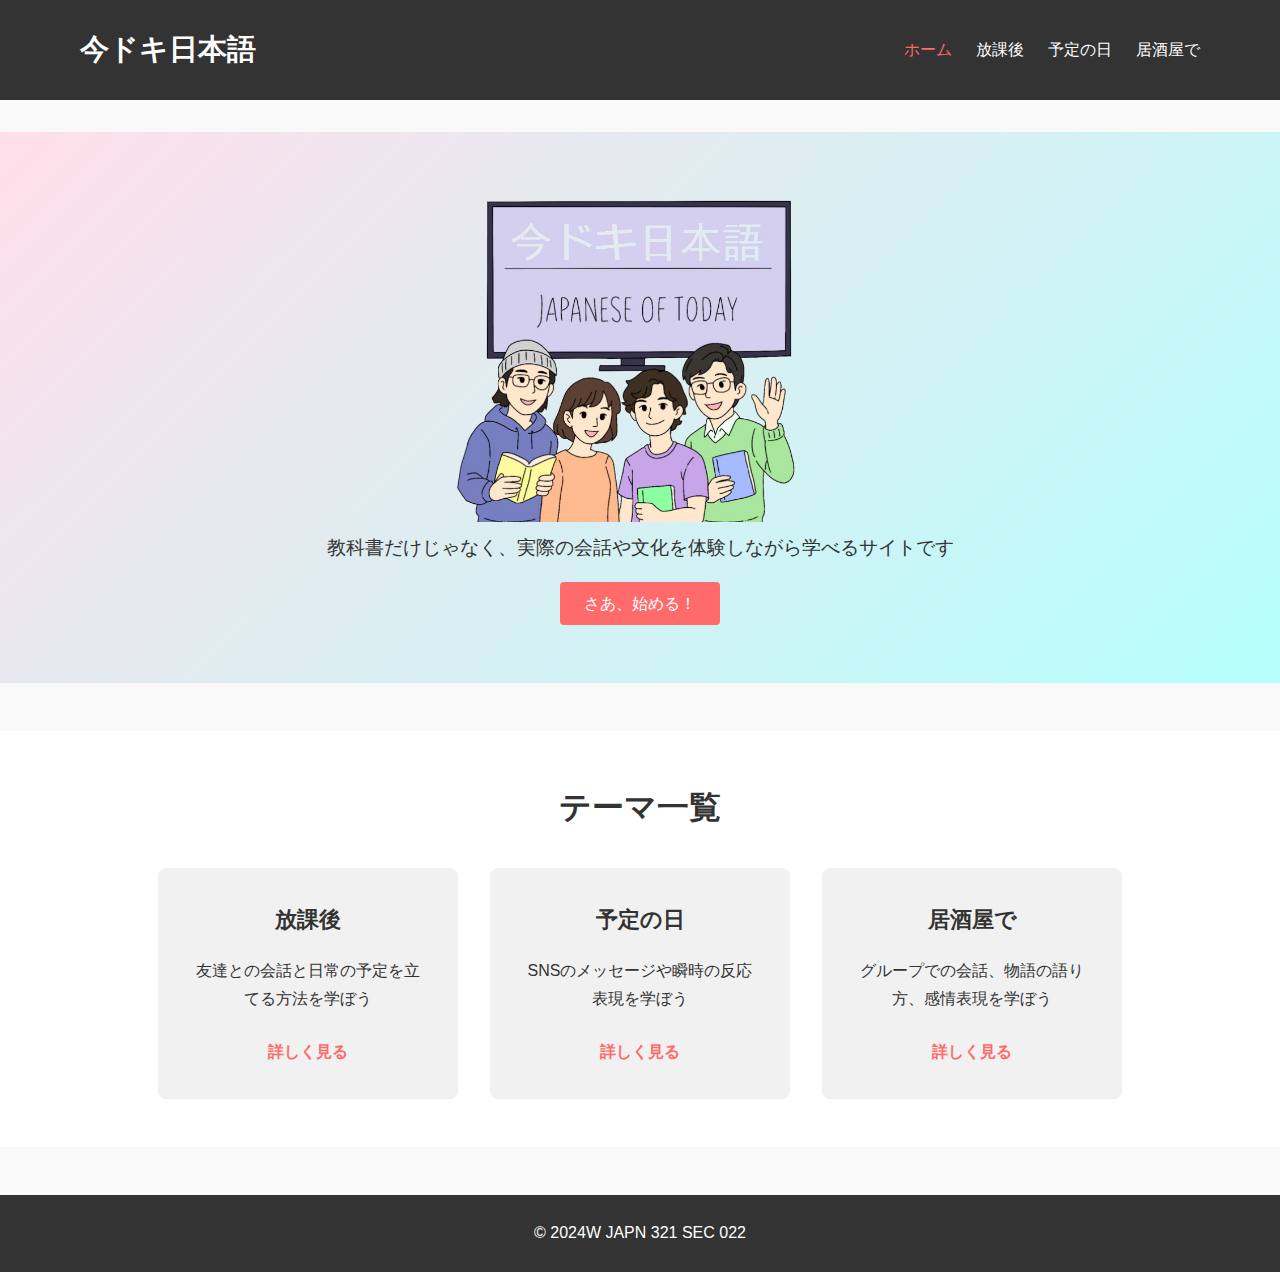
<file: index.html>
<!DOCTYPE html>
<html lang="ja">
<head>
  <meta charset="UTF-8">
  <meta name="viewport" content="width=device-width, initial-scale=1.0">
  <title>カジュアル日本語学習サイト</title>
  <link rel="stylesheet" href="style.css">
</head>
<body>
  <!-- Header -->
  <header>
    <div class="container">
      <h1>今ドキ日本語</h1>
      <nav>
        <ul>
          <li><a href="index.html" class="active">ホーム</a></li>
          <li><a href="chapter1.html">放課後</a></li>
          <li><a href="chapter2.html">予定の日</a></li>
          <li><a href="chapter3.html">居酒屋で</a></li>
        </ul>
      </nav>
    </div>
  </header>

  <!-- Hero Section -->
  <section class="hero">
    <div class="hero-content">
        <img src="images/index.png" alt="main" style="max-width: 50%; height: auto;">
      <p>教科書だけじゃなく、実際の会話や文化を体験しながら学べるサイトです</p>
      <a href="chapter1.html" class="btn">さあ、始める！</a>
    </div>
  </section>

  <!-- Chapters Section -->
  <section class="chapters">
    <div class="container">
      <h2>テーマ一覧</h2>
      <div class="card-container">
        <div class="card">
          <h3>放課後</h3>
          <p>友達との会話と日常の予定を立てる方法を学ぼう</p>
          <a href="chapter1.html">詳しく見る</a>
        </div>
        <div class="card">
          <h3>予定の日</h3>
          <p>SNSのメッセージや瞬時の反応表現を学ぼう</p>
          <a href="chapter2.html">詳しく見る</a>
        </div>
        <div class="card">
          <h3>居酒屋で</h3>
          <p>グループでの会話、物語の語り方、感情表現を学ぼう</p>
          <a href="chapter3.html">詳しく見る</a>
        </div>
      </div>
    </div>
  </section>

  <!-- Footer -->
  <footer>
    <div class="container">
      <p>&copy; 2024W JAPN 321 SEC 022</p>
    </div>
  </footer>
</body>
</html>
</file>
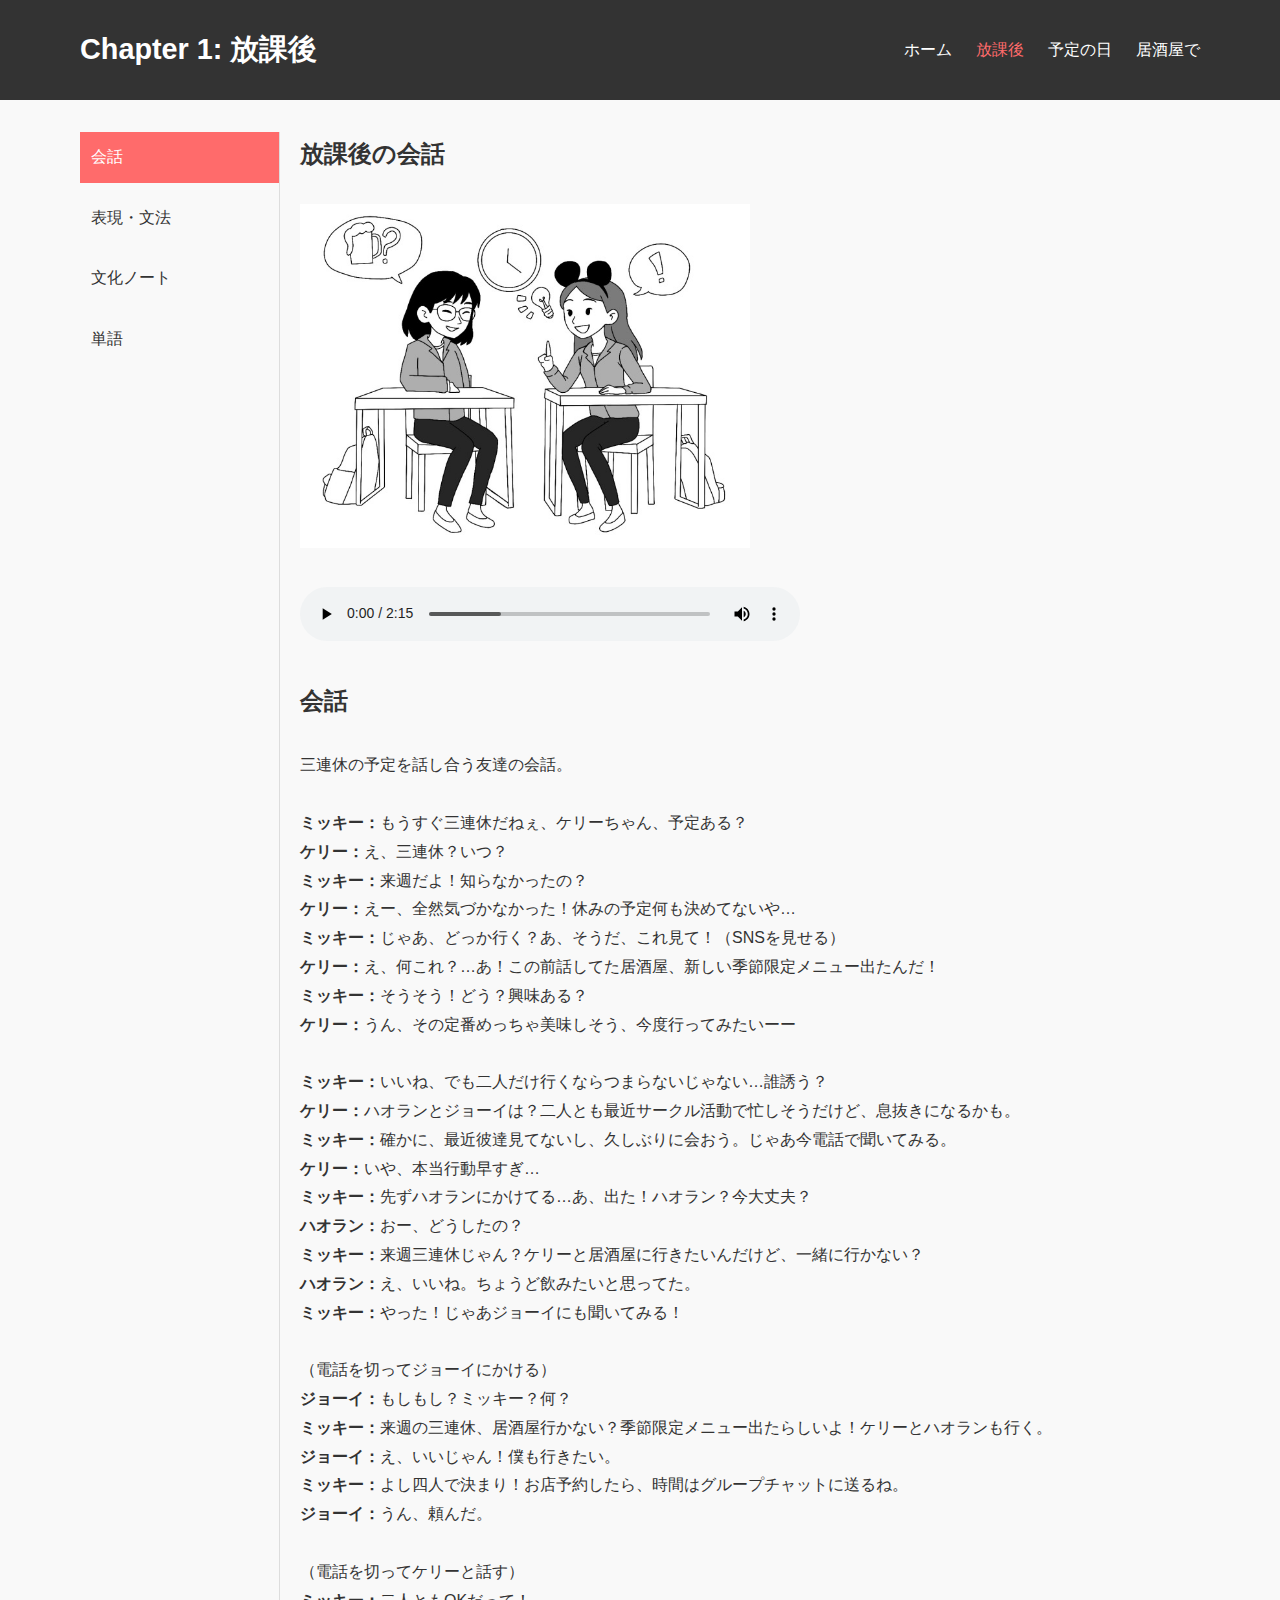
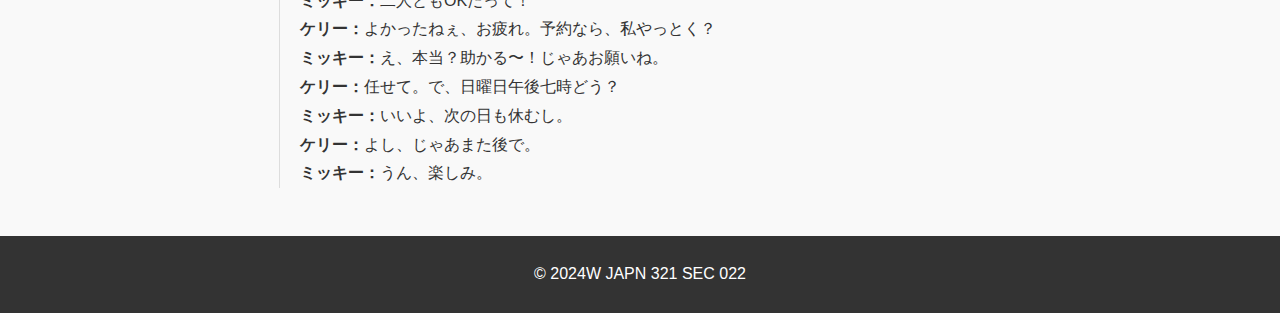
<file: chapter1.html>
<!DOCTYPE html>
<html lang="ja">
<head>
  <meta charset="UTF-8">
  <meta name="viewport" content="width=device-width, initial-scale=1.0">
  <title>Chapter 1: 放課後 - 会話</title>
  <link rel="stylesheet" href="style.css">
</head>
<body>
  <!-- Header -->
  <header>
    <div class="container">
      <h1>Chapter 1: 放課後</h1>
      <nav>
        <ul>
          <li><a href="index.html">ホーム</a></li>
          <li><a href="chapter1.html" class="active">放課後</a></li>
          <li><a href="chapter2.html">予定の日</a></li>
          <li><a href="chapter3.html">居酒屋で</a></li>
        </ul>
      </nav>
    </div>
  </header>

  <!-- Content Wrapper -->
  <div class="container content-wrapper">
    <!-- Sidebar (Tab Menu) -->
    <div class="side-tabs">
      <ul>
        <li><a href="chapter1.html" class="active">会話</a></li>
        <li><a href="chapter1_grammar.html">表現・文法</a></li>
        <li><a href="chapter1_culture.html">文化ノート</a></li>
        <li><a href="chapter1_vocabulary.html">単語</a></li>
      </ul>
    </div>
    
    <!-- Main Content: Conversation Section -->
    <div class="main-content">
      <!-- Chapter Header Image -->
      <div class="chapter-header">
        <h2>放課後の会話</h2><br>
        <img src="images/chapter1.JPG" alt="放課後のimage" style="max-width: 50%; height: auto;">
      </div><br>

      <!-- Audio Recording -->
      <div class="audio-player">
        <audio controls>
          <source src="audio/chapter1.mp3" type="audio/mpeg">
          お使いのブラウザは音声をサポートしていません。
        </audio>
      </div><br>
      
      <section class="chapter-section" id="conversation">
        <h2>会話</h2><br>
        <p>
            <p>三連休の予定を話し合う友達の会話。</p><br>

            <strong>ミッキー：</strong>もうすぐ三連休だねぇ、ケリーちゃん、予定ある？<br>
            <strong>ケリー：</strong>え、三連休？いつ？<br>
            <strong>ミッキー：</strong>来週だよ！知らなかったの？<br>
            <strong>ケリー：</strong>えー、全然気づかなかった！休みの予定何も決めてないや…<br>
            <strong>ミッキー：</strong>じゃあ、どっか行く？あ、そうだ、これ見て！（SNSを見せる）<br>
            <strong>ケリー：</strong>え、何これ？…あ！この前話してた居酒屋、新しい季節限定メニュー出たんだ！<br>
            <strong>ミッキー：</strong>そうそう！どう？興味ある？<br>
            <strong>ケリー：</strong>うん、その定番めっちゃ美味しそう、今度行ってみたいーー<br><br>

            <strong>ミッキー：</strong>いいね、でも二人だけ行くならつまらないじゃない…誰誘う？<br>
            <strong>ケリー：</strong>ハオランとジョーイは？二人とも最近サークル活動で忙しそうだけど、息抜きになるかも。<br>
            <strong>ミッキー：</strong>確かに、最近彼達見てないし、久しぶりに会おう。じゃあ今電話で聞いてみる。<br>
            <strong>ケリー：</strong>いや、本当行動早すぎ…<br>
            <strong>ミッキー：</strong>先ずハオランにかけてる…あ、出た！ハオラン？今大丈夫？<br>
            <strong>ハオラン：</strong>おー、どうしたの？<br>
            <strong>ミッキー：</strong>来週三連休じゃん？ケリーと居酒屋に行きたいんだけど、一緒に行かない？<br>
            <strong>ハオラン：</strong>え、いいね。ちょうど飲みたいと思ってた。<br>
            <strong>ミッキー：</strong>やった！じゃあジョーイにも聞いてみる！<br><br>

            （電話を切ってジョーイにかける）<br>
            <strong>ジョーイ：</strong>もしもし？ミッキー？何？<br>
            <strong>ミッキー：</strong>来週の三連休、居酒屋行かない？季節限定メニュー出たらしいよ！ケリーとハオランも行く。<br>
            <strong>ジョーイ：</strong>え、いいじゃん！僕も行きたい。<br>
            <strong>ミッキー：</strong>よし四人で決まり！お店予約したら、時間はグループチャットに送るね。<br>
            <strong>ジョーイ：</strong>うん、頼んだ。<br><br>

            （電話を切ってケリーと話す）<br>
            <strong>ミッキー：</strong>二人ともOKだって！<br>
            <strong>ケリー：</strong>よかったねぇ、お疲れ。予約なら、私やっとく？<br>
            <strong>ミッキー：</strong>え、本当？助かる〜！じゃあお願いね。<br>
            <strong>ケリー：</strong>任せて。で、日曜日午後七時どう？<br>
            <strong>ミッキー：</strong>いいよ、次の日も休むし。<br>
            <strong>ケリー：</strong>よし、じゃあまた後で。<br>
            <strong>ミッキー：</strong>うん、楽しみ。<br>
        </p>
        
        
      </section>
    </div>
  </div>
  
  <!-- Footer -->
  <footer>
    <div class="container">
      <p>&copy; 2024W JAPN 321 SEC 022</p>
    </div>
  </footer>
</body>
</html>
</file>
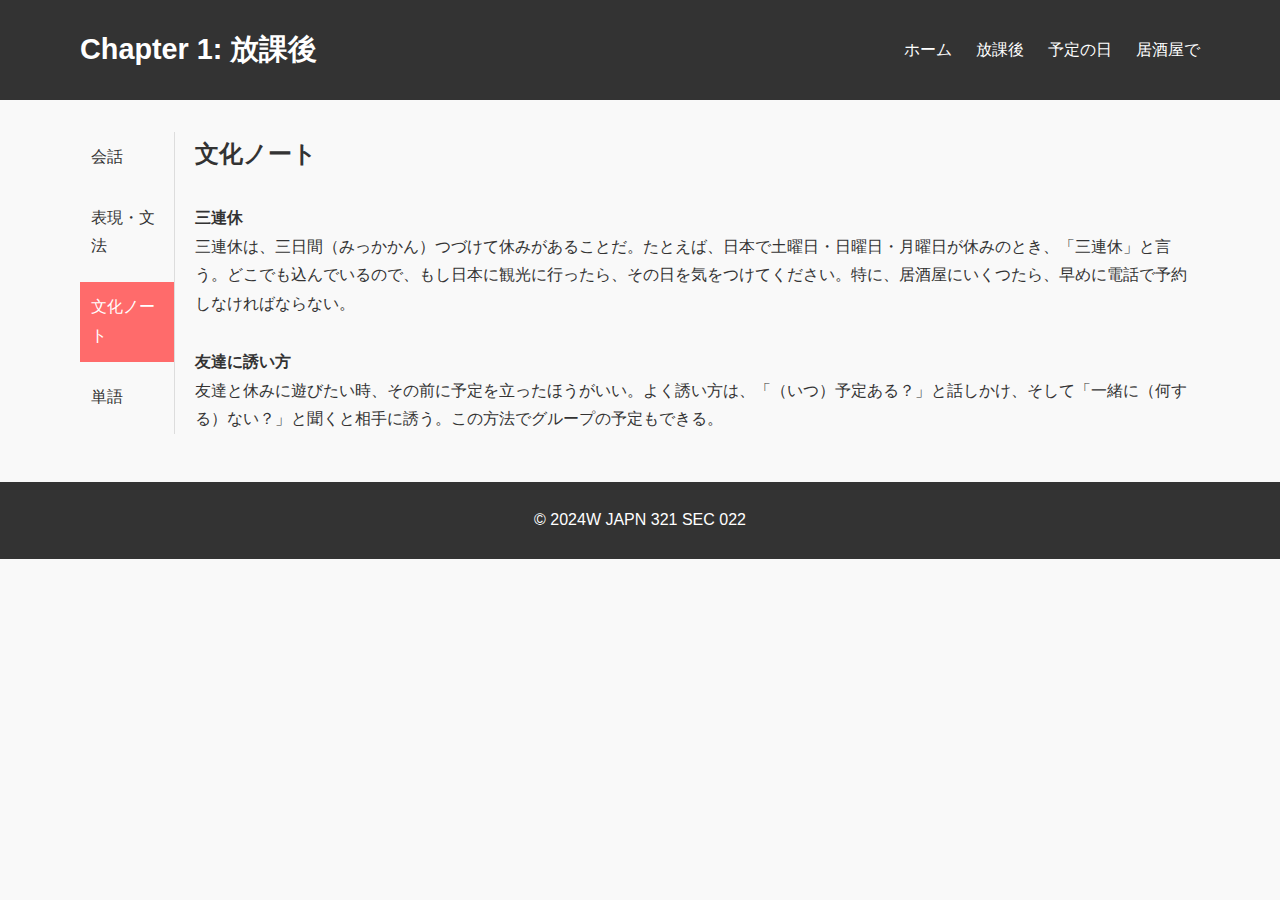
<file: chapter1_culture.html>
<!DOCTYPE html>
<html lang="ja">
<head>
  <meta charset="UTF-8">
  <meta name="viewport" content="width=device-width, initial-scale=1.0">
  <title>Chapter 1: 放課後 - 文化ノート</title>
  <link rel="stylesheet" href="style.css">
</head>
<body>
  <!-- Header -->
  <header>
    <div class="container">
      <h1>Chapter 1: 放課後</h1>
      <nav>
        <ul>
          <li><a href="index.html">ホーム</a></li>
          <li><a href="chapter1.html">放課後</a></li>
          <li><a href="chapter2.html">予定の日</a></li>
          <li><a href="chapter3.html">居酒屋で</a></li>
        </ul>
      </nav>
    </div>
  </header>

  <!-- Content Wrapper -->
  <div class="container content-wrapper">
    <!-- Sidebar (Tab Menu) -->
    <div class="side-tabs">
      <ul>
        <li><a href="chapter1.html">会話</a></li>
        <li><a href="chapter1_grammar.html">表現・文法</a></li>
        <li><a href="chapter1_culture.html" class="active">文化ノート</a></li>
        <li><a href="chapter1_vocabulary.html">単語</a></li>
      </ul>
    </div>
    
    <!-- Main Content: 文化ノート Section -->
    <div class="main-content">
      <section class="chapter-section" id="culture">
        <h2>文化ノート</h2><br>
        <p>
          <strong>三連休</strong><br>
          三連休は、三日間（みっかかん）つづけて休みがあることだ。たとえば、日本で土曜日・日曜日・月曜日が休みのとき、「三連休」と言う。どこでも込んでいるので、もし日本に観光に行ったら、その日を気をつけてください。特に、居酒屋にいくつたら、早めに電話で予約しなければならない。
          <br><br>
          <strong>友達に誘い方</strong><br>
          友達と休みに遊びたい時、その前に予定を立ったほうがいい。よく誘い方は、「（いつ）予定ある？」と話しかけ、そして「一緒に（何する）ない？」と聞くと相手に誘う。この方法でグループの予定もできる。

        </p>
      </section>
    </div>
  </div>
  
  <!-- Footer -->
  <footer>
    <div class="container">
      <p>&copy; 2024W JAPN 321 SEC 022</p>
    </div>
  </footer>
</body>
</html>
</file>
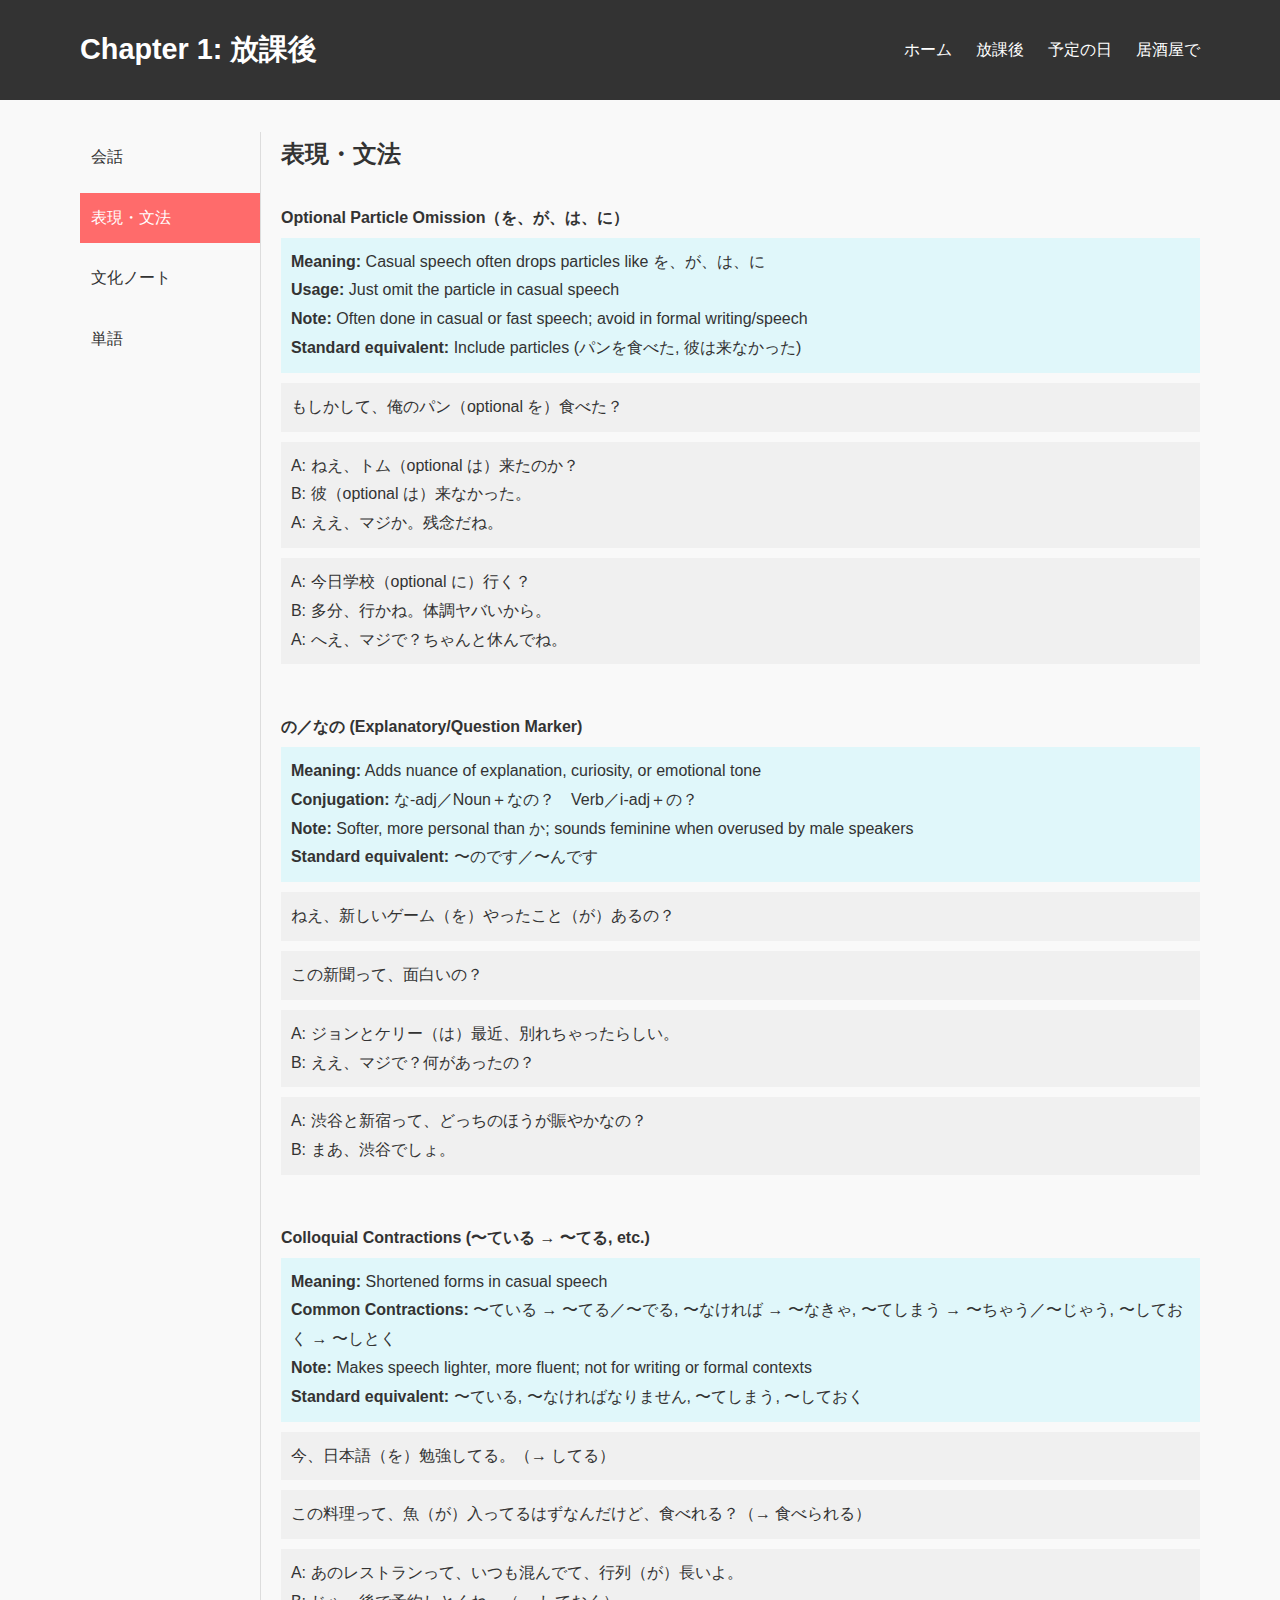
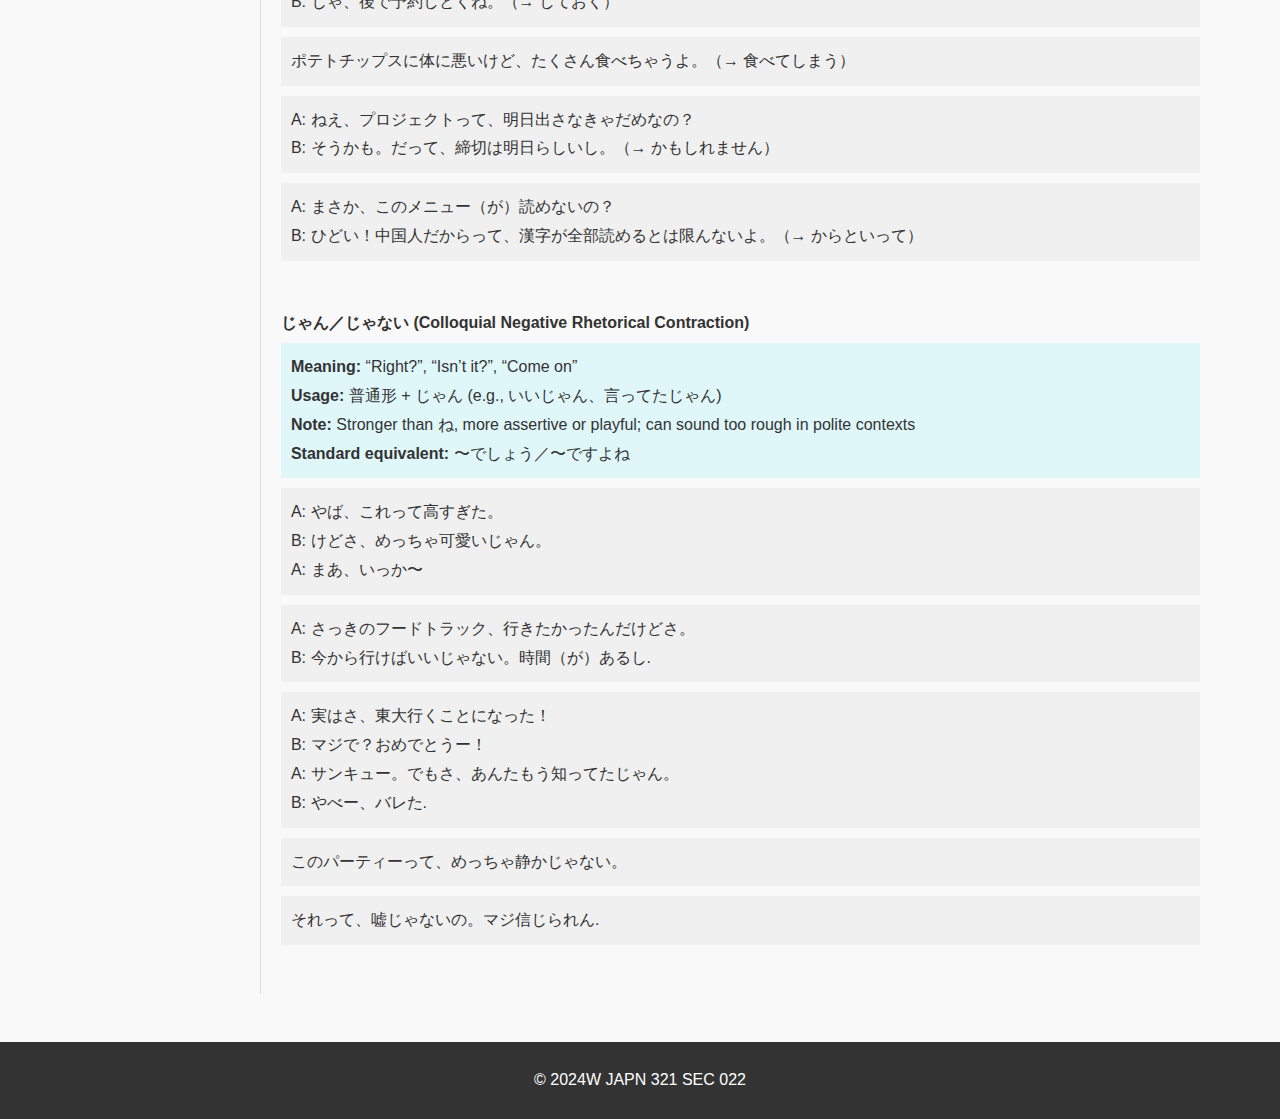
<file: chapter1_grammar.html>
<!DOCTYPE html>
<html lang="ja">
<head>
  <meta charset="UTF-8">
  <meta name="viewport" content="width=device-width, initial-scale=1.0">
  <title>Chapter 1: 放課後 - 表現・文法</title>
  <link rel="stylesheet" href="style.css">
</head>
<body>
  <!-- Header -->
  <header>
    <div class="container">
      <h1>Chapter 1: 放課後</h1>
      <nav>
        <ul>
          <li><a href="index.html">ホーム</a></li>
          <li><a href="chapter1.html">放課後</a></li>
          <li><a href="chapter2.html">予定の日</a></li>
          <li><a href="chapter3.html">居酒屋で</a></li>
        </ul>
      </nav>
    </div>
  </header>

  <!-- Content Wrapper -->
  <div class="container content-wrapper">
    <!-- Sidebar (Tab Menu) -->
    <div class="side-tabs">
      <ul>
        <li><a href="chapter1.html">会話</a></li>
        <li><a href="chapter1_grammar.html" class="active">表現・文法</a></li>
        <li><a href="chapter1_culture.html">文化ノート</a></li>
        <li><a href="chapter1_vocabulary.html">単語</a></li>
      </ul>
    </div>
    
    <!-- Main Content: Grammar Section -->
    <div class="main-content">
      <section class="chapter-section" id="grammar">
        <h2>表現・文法</h2><br>
        
        <dl class="grammar">
          <!-- 1. Optional Particle Omission -->
          <div class="grammar-block">
            <dt><strong>Optional Particle Omission（を、が、は、に）</strong></dt>
            <dd class="eng-exp">
              <p><strong>Meaning:</strong> Casual speech often drops particles like を、が、は、に</p>
              <p><strong>Usage:</strong> Just omit the particle in casual speech</p>
              <p><strong>Note:</strong> Often done in casual or fast speech; avoid in formal writing/speech</p>
              <p><strong>Standard equivalent:</strong> Include particles (パンを食べた, 彼は来なかった)</p>
            </dd>
            <dd class="example">
              もしかして、俺のパン（optional を）食べた？
            </dd>
            <dd class="example">
              A: ねえ、トム（optional は）来たのか？<br>
              B: 彼（optional は）来なかった。<br>
              A: ええ、マジか。残念だね。
            </dd>
            <dd class="example">
              A: 今日学校（optional に）行く？<br>
              B: 多分、行かね。体調ヤバいから。<br>
              A: へえ、マジで？ちゃんと休んでね。
            </dd>
          </div><br>
          <!-- 2. の／なの (Explanatory/Question Marker) -->
          <div class="grammar-block">
            <dt><strong>の／なの (Explanatory/Question Marker)</strong></dt>
            <dd class="eng-exp">
              <p><strong>Meaning:</strong> Adds nuance of explanation, curiosity, or emotional tone</p>
              <p><strong>Conjugation:</strong> な-adj／Noun＋なの？ Verb／i-adj＋の？</p>
              <p><strong>Note:</strong> Softer, more personal than か; sounds feminine when overused by male speakers</p>
              <p><strong>Standard equivalent:</strong> 〜のです／〜んです</p>
            </dd>
            <dd class="example">
              ねえ、新しいゲーム（を）やったこと（が）あるの？
            </dd>
            <dd class="example">
              この新聞って、面白いの？
            </dd>
            <dd class="example">
              A: ジョンとケリー（は）最近、別れちゃったらしい。<br>
              B: ええ、マジで？何があったの？
            </dd>
            <dd class="example">
              A: 渋谷と新宿って、どっちのほうが賑やかなの？<br>
              B: まあ、渋谷でしょ。
            </dd>
          </div><br>
          <!-- 3. Colloquial Contractions -->
          <div class="grammar-block">
            <dt><strong>Colloquial Contractions (〜ている → 〜てる, etc.)</strong></dt>
            <dd class="eng-exp">
              <p><strong>Meaning:</strong> Shortened forms in casual speech</p>
              <p><strong>Common Contractions:</strong> 〜ている → 〜てる／〜でる, 〜なければ → 〜なきゃ, 〜てしまう → 〜ちゃう／〜じゃう, 〜しておく → 〜しとく</p>
              <p><strong>Note:</strong> Makes speech lighter, more fluent; not for writing or formal contexts</p>
              <p><strong>Standard equivalent:</strong> 〜ている, 〜なければなりません, 〜てしまう, 〜しておく</p>
            </dd>
            <dd class="example">
              今、日本語（を）勉強してる。（→ してる）
            </dd>
            <dd class="example">
              この料理って、魚（が）入ってるはずなんだけど、食べれる？（→ 食べられる）
            </dd>
            <dd class="example">
              A: あのレストランって、いつも混んでて、行列（が）長いよ。<br>
              B: じゃ、後で予約しとくね。（→ しておく）
            </dd>
            <dd class="example">
              ポテトチップスに体に悪いけど、たくさん食べちゃうよ。（→ 食べてしまう）
            </dd>
            <dd class="example">
              A: ねえ、プロジェクトって、明日出さなきゃだめなの？<br>
              B: そうかも。だって、締切は明日らしいし。（→ かもしれません）
            </dd>
            <dd class="example">
              A: まさか、このメニュー（が）読めないの？<br>
              B: ひどい！中国人だからって、漢字が全部読めるとは限んないよ。（→ からといって）
            </dd>
          </div><br>
          <!-- 4. じゃん／じゃない -->
          <div class="grammar-block">
            <dt><strong>じゃん／じゃない (Colloquial Negative Rhetorical Contraction)</strong></dt>
            <dd class="eng-exp">
              <p><strong>Meaning:</strong> “Right?”, “Isn’t it?”, “Come on”</p>
              <p><strong>Usage:</strong> 普通形 + じゃん (e.g., いいじゃん、言ってたじゃん)</p>
              <p><strong>Note:</strong> Stronger than ね, more assertive or playful; can sound too rough in polite contexts</p>
              <p><strong>Standard equivalent:</strong> 〜でしょう／〜ですよね</p>
            </dd>
            <dd class="example">
              A: やば、これって高すぎた。<br>
              B: けどさ、めっちゃ可愛いじゃん。<br>
              A: まあ、いっか〜
            </dd>
            <dd class="example">
              A: さっきのフードトラック、行きたかったんだけどさ。<br>
              B: 今から行けばいいじゃない。時間（が）あるし.
            </dd>
            <dd class="example">
              A: 実はさ、東大行くことになった！<br>
              B: マジで？おめでとうー！<br>
              A: サンキュー。でもさ、あんたもう知ってたじゃん。<br>
              B: やべー、バレた.
            </dd>
            <dd class="example">
              このパーティーって、めっちゃ静かじゃない。<br>
            </dd>
            <dd class="example">
              それって、嘘じゃないの。マジ信じられん.<br>
            </dd>
          </div><br>
         
        </dl>
      </section>
    </div>
  </div>
  
  <!-- Footer -->
  <footer>
    <div class="container">
      <p>&copy; 2024W JAPN 321 SEC 022</p>
    </div>
  </footer>
</body>
</html>
</file>
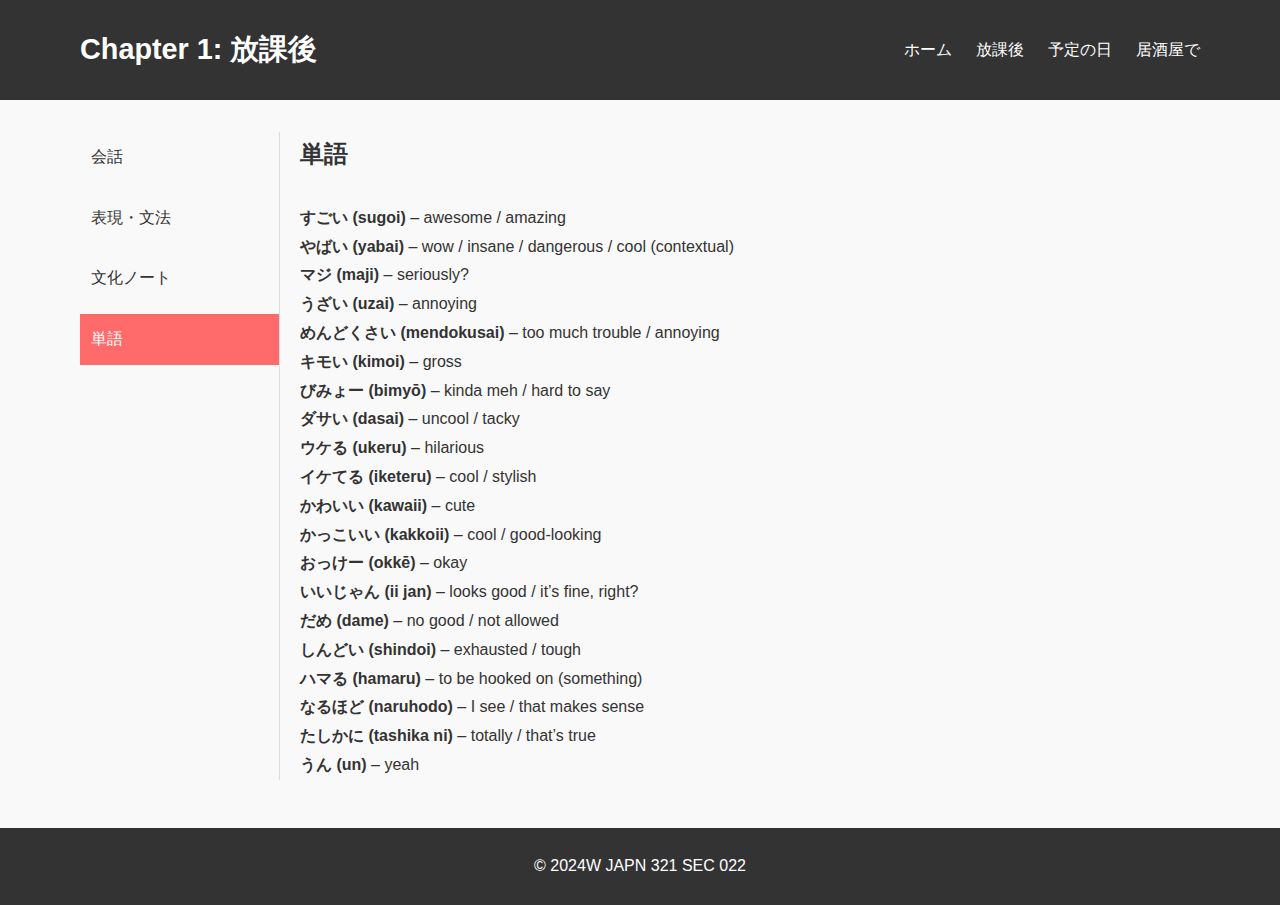
<file: chapter1_vocabulary.html>
<!DOCTYPE html>
<html lang="ja">
<head>
  <meta charset="UTF-8">
  <meta name="viewport" content="width=device-width, initial-scale=1.0">
  <title>Chapter 1: 放課後 - 単語</title>
  <link rel="stylesheet" href="style.css">
</head>
<body>
  <!-- Header -->
  <header>
    <div class="container">
      <h1>Chapter 1: 放課後</h1>
      <nav>
        <ul>
          <li><a href="index.html">ホーム</a></li>
          <li><a href="chapter1.html">放課後</a></li>
          <li><a href="chapter2.html">予定の日</a></li>
          <li><a href="chapter3.html">居酒屋で</a></li>
        </ul>
      </nav>
    </div>
  </header>

  <!-- Content Wrapper -->
  <div class="container content-wrapper">
    <!-- Sidebar (Tab Menu) -->
    <div class="side-tabs">
      <ul>
        <li><a href="chapter1.html">会話</a></li>
        <li><a href="chapter1_grammar.html">表現・文法</a></li>
        <li><a href="chapter1_culture.html">文化ノート</a></li>
        <li><a href="chapter1_vocabulary.html" class="active">単語</a></li>
      </ul>
    </div>
    
    <!-- Main Content: 単語 Section -->
    <div class="main-content">
      <section class="chapter-section" id="vocabulary">
        <h2>単語</h2><br>
        <ul style="list-style: none; padding-left: 0;">
          <li><strong>すごい (sugoi)</strong> – awesome / amazing</li>
          <li><strong>やばい (yabai)</strong> – wow / insane / dangerous / cool (contextual)</li>
          <li><strong>マジ (maji)</strong> – seriously?</li>
          <li><strong>うざい (uzai)</strong> – annoying</li>
          <li><strong>めんどくさい (mendokusai)</strong> – too much trouble / annoying</li>
          <li><strong>キモい (kimoi)</strong> – gross</li>
          <li><strong>びみょー (bimyō)</strong> – kinda meh / hard to say</li>
          <li><strong>ダサい (dasai)</strong> – uncool / tacky</li>
          <li><strong>ウケる (ukeru)</strong> – hilarious</li>
          <li><strong>イケてる (iketeru)</strong> – cool / stylish</li>
          <li><strong>かわいい (kawaii)</strong> – cute</li>
          <li><strong>かっこいい (kakkoii)</strong> – cool / good-looking</li>
          <li><strong>おっけー (okkē)</strong> – okay</li>
          <li><strong>いいじゃん (ii jan)</strong> – looks good / it’s fine, right?</li>
          <li><strong>だめ (dame)</strong> – no good / not allowed</li>
          <li><strong>しんどい (shindoi)</strong> – exhausted / tough</li>
          <li><strong>ハマる (hamaru)</strong> – to be hooked on (something)</li>
          <li><strong>なるほど (naruhodo)</strong> – I see / that makes sense</li>
          <li><strong>たしかに (tashika ni)</strong> – totally / that’s true</li>
          <li><strong>うん (un)</strong> – yeah</li>
        </ul>
      </section>
    </div>
  </div>
  
  <!-- Footer -->
  <footer>
    <div class="container">
      <p>&copy; 2024W JAPN 321 SEC 022</p>
    </div>
  </footer>
</body>
</html>
</file>
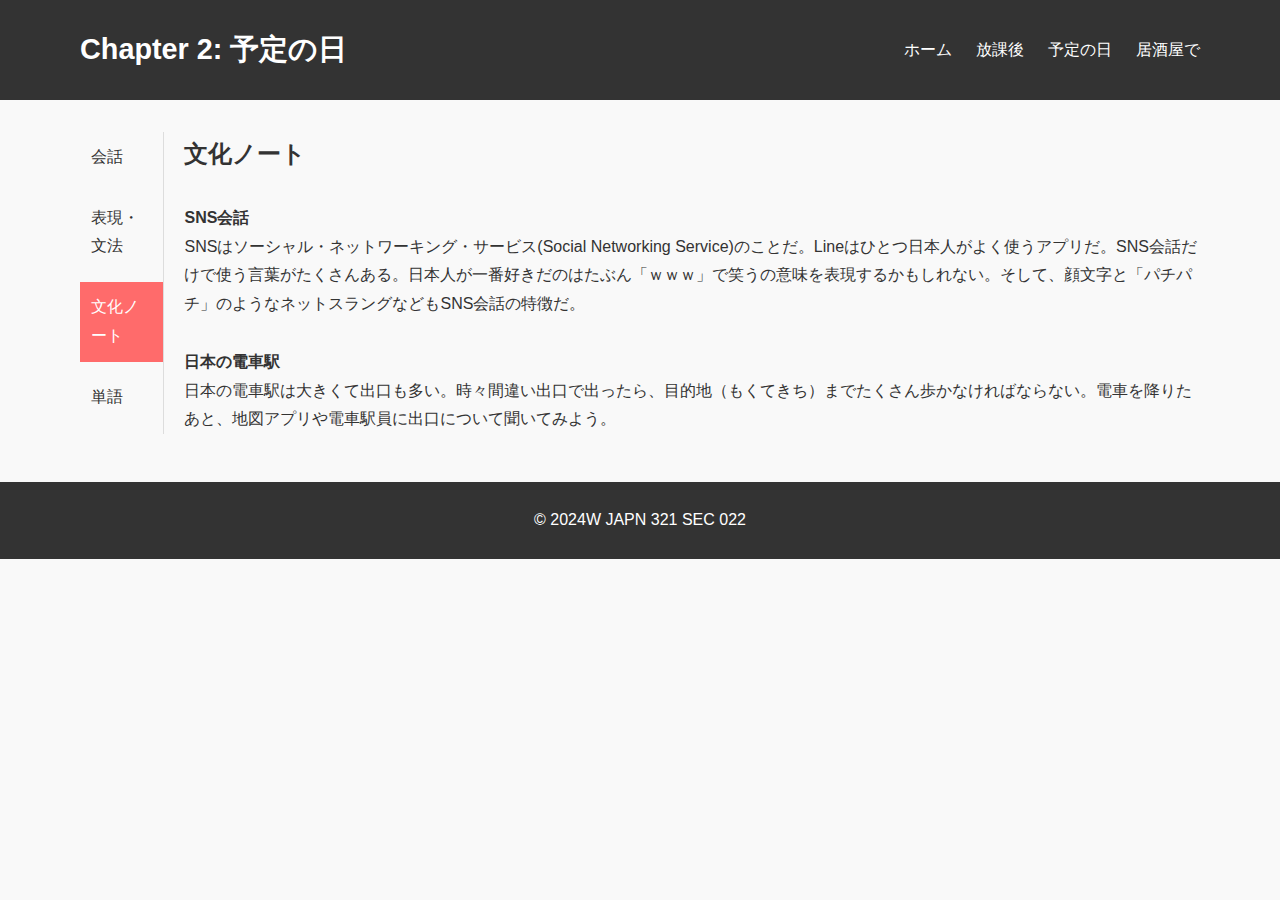
<file: chapter2_culture.html>
<!DOCTYPE html>
<html lang="ja">
<head>
  <meta charset="UTF-8">
  <meta name="viewport" content="width=device-width, initial-scale=1.0">
  <title>Chapter 2: 予定の日 - 文化ノート</title>
  <link rel="stylesheet" href="style.css">
</head>
<body>
  <!-- Header -->
  <header>
    <div class="container">
      <h1>Chapter 2: 予定の日</h1>
      <nav>
        <ul>
          <li><a href="index.html">ホーム</a></li>
          <li><a href="chapter1.html">放課後</a></li>
          <li><a href="chapter2.html">予定の日</a></li>
          <li><a href="chapter3.html">居酒屋で</a></li>
        </ul>
      </nav>
    </div>
  </header>
  
  <!-- Content Wrapper -->
  <div class="container content-wrapper">
    <!-- Sidebar (Tab Menu) -->
    <div class="side-tabs">
      <ul>
        <li><a href="chapter2.html">会話</a></li>
        <li><a href="chapter2_grammar.html">表現・文法</a></li>
        <li><a href="chapter2_culture.html" class="active">文化ノート</a></li>
        <li><a href="chapter2_vocabulary.html">単語</a></li>
      </ul>
    </div>
    
    <!-- Main Content: Culture Section -->
    <div class="main-content">
      <section class="chapter-section" id="culture">
        <h2>文化ノート</h2><br>
        <p>
          <strong>SNS会話</strong><br>
          SNSはソーシャル・ネットワーキング・サービス(Social Networking Service)のことだ。Lineはひとつ日本人がよく使うアプリだ。SNS会話だけで使う言葉がたくさんある。日本人が一番好きだのはたぶん「ｗｗｗ」で笑うの意味を表現するかもしれない。そして、顔文字と「パチパチ」のようなネットスラングなどもSNS会話の特徴だ。
          <br><br>
          <strong>日本の電車駅</strong><br>
          日本の電車駅は大きくて出口も多い。時々間違い出口で出ったら、目的地（もくてきち）までたくさん歩かなければならない。電車を降りたあと、地図アプリや電車駅員に出口について聞いてみよう。
        </p>
      </section>
    </div>
  </div>
  
  <!-- Footer -->
  <footer>
    <div class="container">
      <p>&copy; 2024W JAPN 321 SEC 022</p>
    </div>
  </footer>
</body>
</html>
</file>
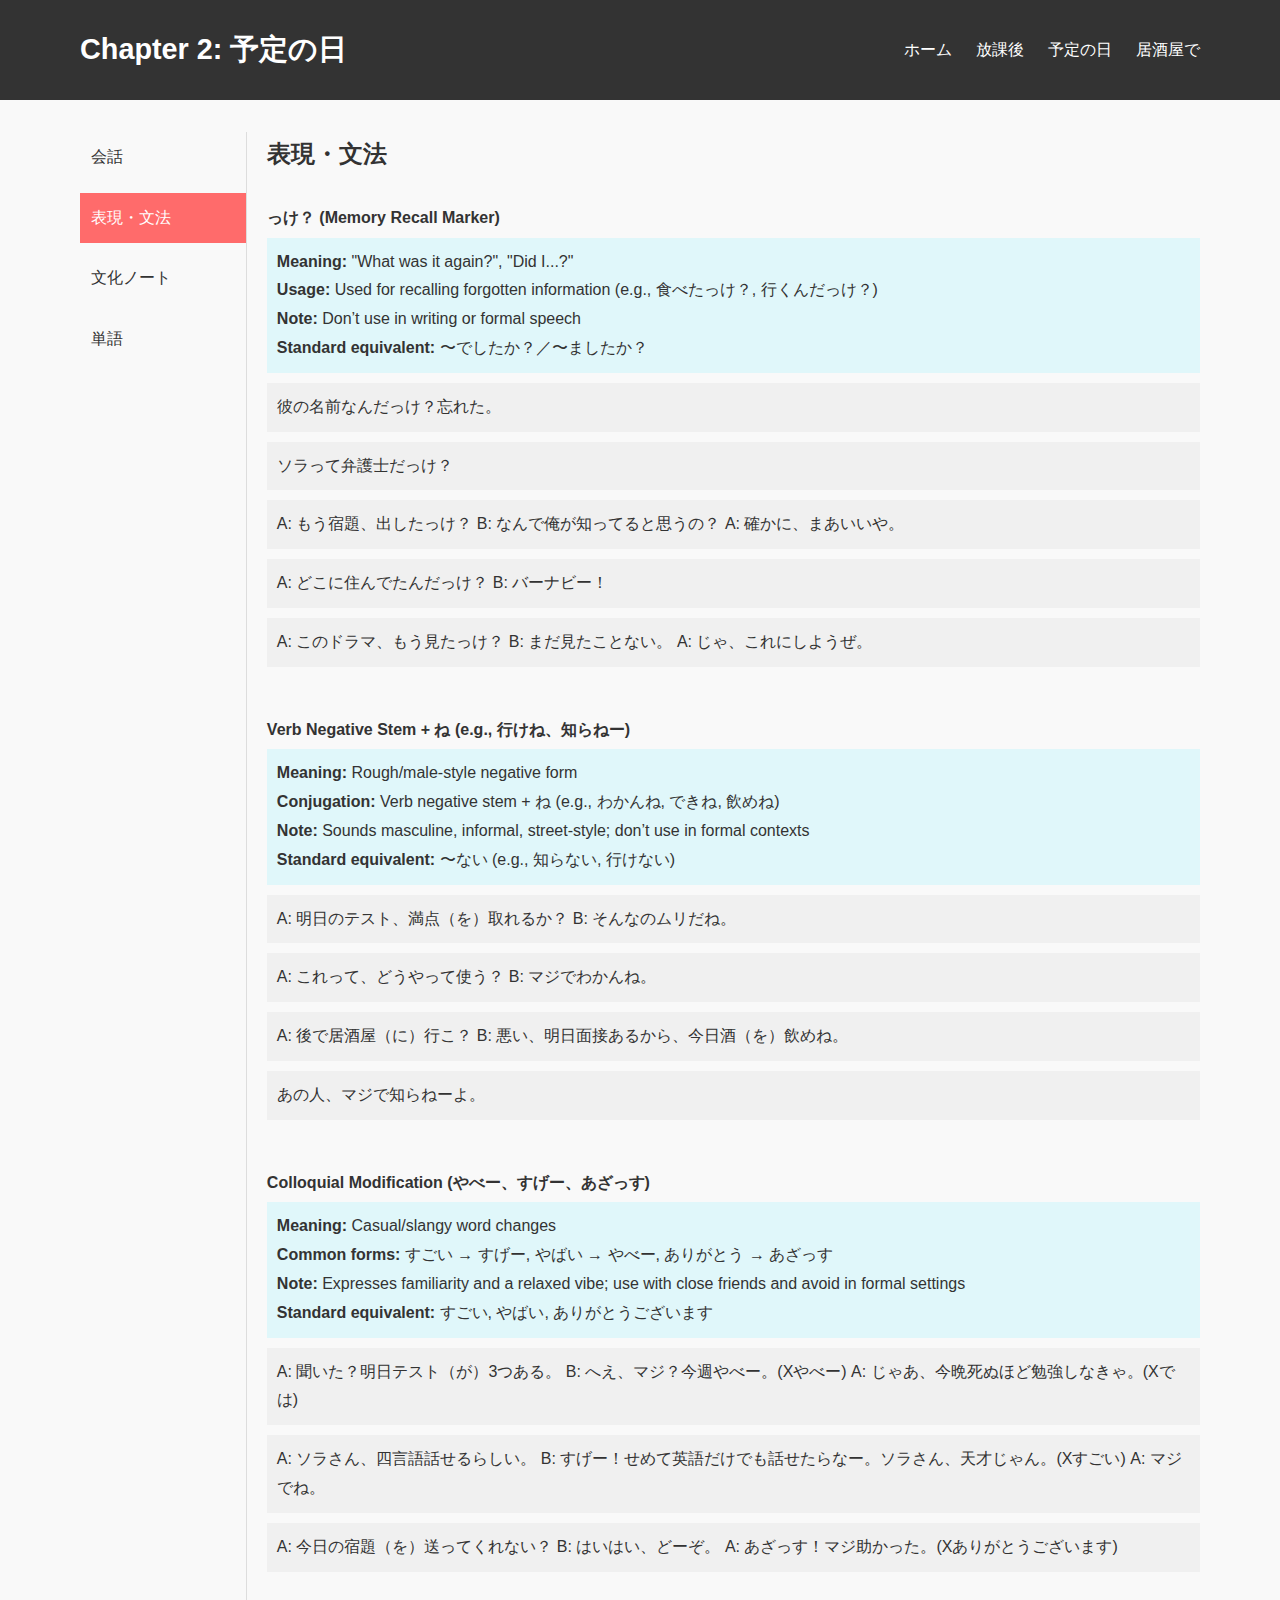
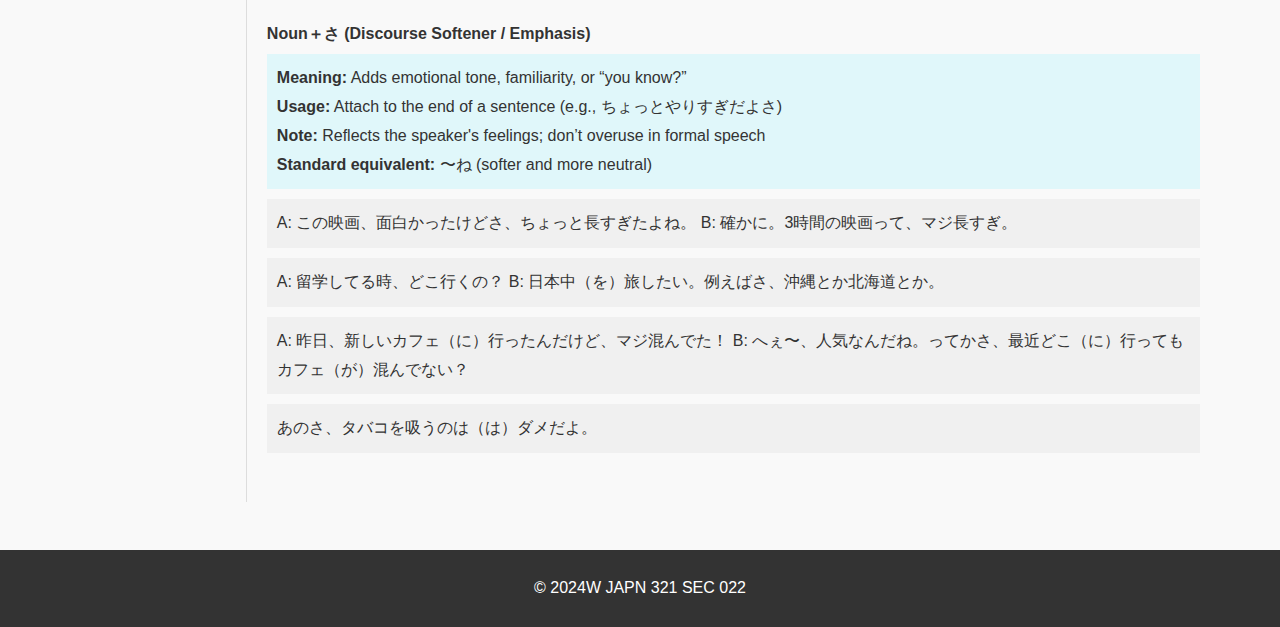
<file: chapter2_grammar.html>
<!DOCTYPE html>
<html lang="ja">
<head>
  <meta charset="UTF-8">
  <meta name="viewport" content="width=device-width, initial-scale=1.0">
  <title>Chapter 2: 予定の日 - 表現・文法</title>
  <link rel="stylesheet" href="style.css">
</head>
<body>
  <!-- Header -->
  <header>
    <div class="container">
      <h1>Chapter 2: 予定の日</h1>
      <nav>
        <ul>
          <li><a href="index.html">ホーム</a></li>
          <li><a href="chapter1.html">放課後</a></li>
          <li><a href="chapter2.html">予定の日</a></li>
          <li><a href="chapter3.html">居酒屋で</a></li>
        </ul>
      </nav>
    </div>
  </header>
  
  <!-- Content Wrapper -->
  <div class="container content-wrapper">
    <!-- Sidebar (Tab Menu) -->
    <div class="side-tabs">
      <ul>
        <li><a href="chapter2.html">会話</a></li>
        <li><a href="chapter2_grammar.html" class="active">表現・文法</a></li>
        <li><a href="chapter2_culture.html">文化ノート</a></li>
        <li><a href="chapter2_vocabulary.html">単語</a></li>
      </ul>
    </div>
    
    <!-- Main Content: Grammar Section -->
    <div class="main-content">
      <section class="chapter-section" id="grammar">
        <h2>表現・文法</h2><br>
        
        <dl class="grammar">
          
          <!-- 5. っけ？ -->
          <div class="grammar-block">
            <dt><strong>っけ？ (Memory Recall Marker)</strong></dt>
            <dd class="eng-exp">
              <p><strong>Meaning:</strong> "What was it again?", "Did I...?"</p>
              <p><strong>Usage:</strong> Used for recalling forgotten information (e.g., 食べたっけ？, 行くんだっけ？)</p>
              <p><strong>Note:</strong> Don’t use in writing or formal speech</p>
              <p><strong>Standard equivalent:</strong> 〜でしたか？／〜ましたか？</p>
            </dd>
            <dd class="example">
              彼の名前なんだっけ？忘れた。
            </dd>
            <dd class="example">
              ソラって弁護士だっけ？
            </dd>
            <dd class="example">
              A: もう宿題、出したっけ？
              B: なんで俺が知ってると思うの？
              A: 確かに、まあいいや。
            </dd>
            <dd class="example">
              A: どこに住んでたんだっけ？
              B: バーナビー！
            </dd>
            <dd class="example">
              A: このドラマ、もう見たっけ？
              B: まだ見たことない。
              A: じゃ、これにしようぜ。
            </dd>
            
          </div><br>
          <!-- 6. Verb Negative Stem + ね -->
          <div class="grammar-block">
            <dt><strong>Verb Negative Stem + ね (e.g., 行けね、知らねー)</strong></dt>
            <dd class="eng-exp">
              <p><strong>Meaning:</strong> Rough/male-style negative form</p>
              <p><strong>Conjugation:</strong> Verb negative stem + ね (e.g., わかんね, できね, 飲めね)</p>
              <p><strong>Note:</strong> Sounds masculine, informal, street-style; don’t use in formal contexts</p>
              <p><strong>Standard equivalent:</strong> 〜ない (e.g., 知らない, 行けない)</p>
            </dd>
            <dd class="example">
              A: 明日のテスト、満点（を）取れるか？
              B: そんなのムリだね。
            </dd>
            <dd class="example">
              A: これって、どうやって使う？
              B: マジでわかんね。
            </dd>
            <dd class="example">
              A: 後で居酒屋（に）行こ？
              B: 悪い、明日面接あるから、今日酒（を）飲めね。
            </dd>
            <dd class="example">
              あの人、マジで知らねーよ。
            </dd>
          </div><br>
          <!-- 7. Colloquial Modification -->
          <div class="grammar-block">
            <dt><strong>Colloquial Modification (やべー、すげー、あざっす)</strong></dt>
            <dd class="eng-exp">
              <p><strong>Meaning:</strong> Casual/slangy word changes</p>
              <p><strong>Common forms:</strong> すごい → すげー, やばい → やべー, ありがとう → あざっす</p>
              <p><strong>Note:</strong> Expresses familiarity and a relaxed vibe; use with close friends and avoid in formal settings</p>
              <p><strong>Standard equivalent:</strong> すごい, やばい, ありがとうございます</p>
            </dd>
            <dd class="example">
              A: 聞いた？明日テスト（が）3つある。
              B: へえ、マジ？今週やべー。(Xやべー) 
              A: じゃあ、今晩死ぬほど勉強しなきゃ。(Xでは) 
            </dd>
            <dd class="example">
              A: ソラさん、四言語話せるらしい。
              B: すげー！せめて英語だけでも話せたらなー。ソラさん、天才じゃん。(Xすごい)
              A: マジでね。
            </dd>
            <dd class="example">
              A: 今日の宿題（を）送ってくれない？
              B: はいはい、どーぞ。
              A: あざっす！マジ助かった。(Xありがとうございます)
            </dd>
          </div><br>
          <!-- 8. Noun＋さ -->
          <div class="grammar-block">
            <dt><strong>Noun＋さ (Discourse Softener / Emphasis)</strong></dt>
            <dd class="eng-exp">
              <p><strong>Meaning:</strong> Adds emotional tone, familiarity, or “you know?”</p>
              <p><strong>Usage:</strong> Attach to the end of a sentence (e.g., ちょっとやりすぎだよさ)</p>
              <p><strong>Note:</strong> Reflects the speaker's feelings; don’t overuse in formal speech</p>
              <p><strong>Standard equivalent:</strong> 〜ね (softer and more neutral)</p>
            </dd>
            <dd class="example">
              A: この映画、面白かったけどさ、ちょっと長すぎたよね。
              B: 確かに。3時間の映画って、マジ長すぎ。
            </dd>
            <dd class="example">
              A: 留学してる時、どこ行くの？
              B: 日本中（を）旅したい。例えばさ、沖縄とか北海道とか。
            </dd>
            <dd class="example">
              A: 昨日、新しいカフェ（に）行ったんだけど、マジ混んでた！
              B: へぇ〜、人気なんだね。ってかさ、最近どこ（に）行ってもカフェ（が）混んでない？
            </dd>
            <dd class="example">
              あのさ、タバコを吸うのは（は）ダメだよ。
            </dd>
          </div><br>
          
        </dl>
      </section>
    </div>
  </div>
  
  <!-- Footer -->
  <footer>
    <div class="container">
      <p>&copy; 2024W JAPN 321 SEC 022</p>
    </div>
  </footer>
</body>
</html>
</file>
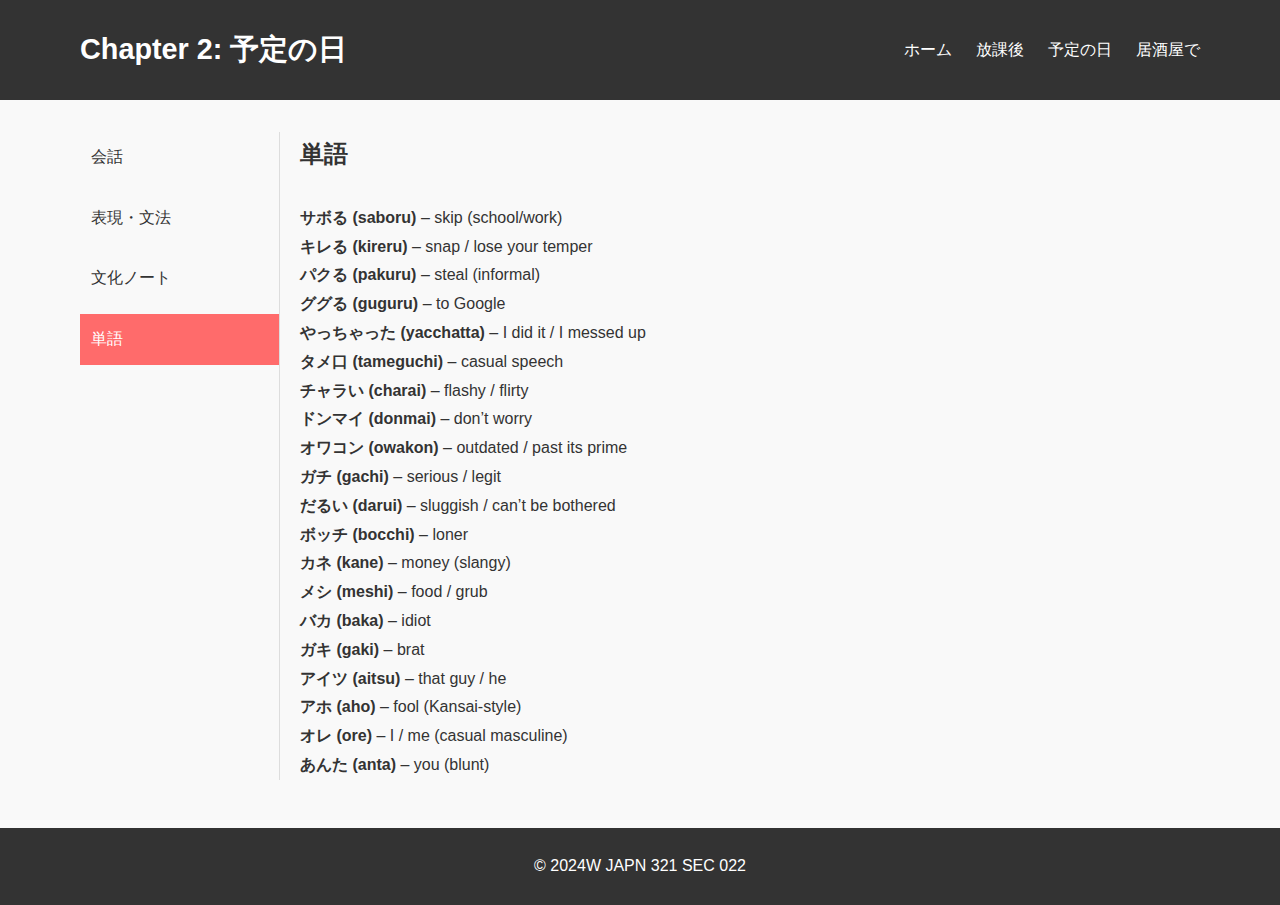
<file: chapter2_vocabulary.html>
<!DOCTYPE html>
<html lang="ja">
<head>
  <meta charset="UTF-8">
  <meta name="viewport" content="width=device-width, initial-scale=1.0">
  <title>Chapter 2: 予定の日 - 単語</title>
  <link rel="stylesheet" href="style.css">
</head>
<body>
  <!-- Header -->
  <header>
    <div class="container">
      <h1>Chapter 2: 予定の日</h1>
      <nav>
        <ul>
          <li><a href="index.html">ホーム</a></li>
          <li><a href="chapter1.html">放課後</a></li>
          <li><a href="chapter2.html">予定の日</a></li>
          <li><a href="chapter3.html">居酒屋で</a></li>
        </ul>
      </nav>
    </div>
  </header>
  
  <!-- Content Wrapper -->
  <div class="container content-wrapper">
    <!-- Sidebar (Tab Menu) -->
    <div class="side-tabs">
      <ul>
        <li><a href="chapter2.html">会話</a></li>
        <li><a href="chapter2_grammar.html">表現・文法</a></li>
        <li><a href="chapter2_culture.html">文化ノート</a></li>
        <li><a href="chapter2_vocabulary.html" class="active">単語</a></li>
      </ul>
    </div>
    
    <!-- Main Content: Vocabulary Section -->
    <div class="main-content">
      <section class="chapter-section" id="vocabulary">
        <h2>単語</h2><br>
        <ul style="list-style: none; padding-left: 0;">
          <li><strong>サボる (saboru)</strong> – skip (school/work)</li>
          <li><strong>キレる (kireru)</strong> – snap / lose your temper</li>
          <li><strong>パクる (pakuru)</strong> – steal (informal)</li>
          <li><strong>ググる (guguru)</strong> – to Google</li>
          <li><strong>やっちゃった (yacchatta)</strong> – I did it / I messed up</li>
          <li><strong>タメ口 (tameguchi)</strong> – casual speech</li>
          <li><strong>チャラい (charai)</strong> – flashy / flirty</li>
          <li><strong>ドンマイ (donmai)</strong> – don’t worry</li>
          <li><strong>オワコン (owakon)</strong> – outdated / past its prime</li>
          <li><strong>ガチ (gachi)</strong> – serious / legit</li>
          <li><strong>だるい (darui)</strong> – sluggish / can’t be bothered</li>
          <li><strong>ボッチ (bocchi)</strong> – loner</li>
          <li><strong>カネ (kane)</strong> – money (slangy)</li>
          <li><strong>メシ (meshi)</strong> – food / grub</li>
          <li><strong>バカ (baka)</strong> – idiot</li>
          <li><strong>ガキ (gaki)</strong> – brat</li>
          <li><strong>アイツ (aitsu)</strong> – that guy / he</li>
          <li><strong>アホ (aho)</strong> – fool (Kansai-style)</li>
          <li><strong>オレ (ore)</strong> – I / me (casual masculine)</li>
          <li><strong>あんた (anta)</strong> – you (blunt)</li>
        </ul>
      </section>
    </div>
  </div>
  
  <!-- Footer -->
  <footer>
    <div class="container">
      <p>&copy; 2024W JAPN 321 SEC 022</p>
    </div>
  </footer>
</body>
</html>
</file>
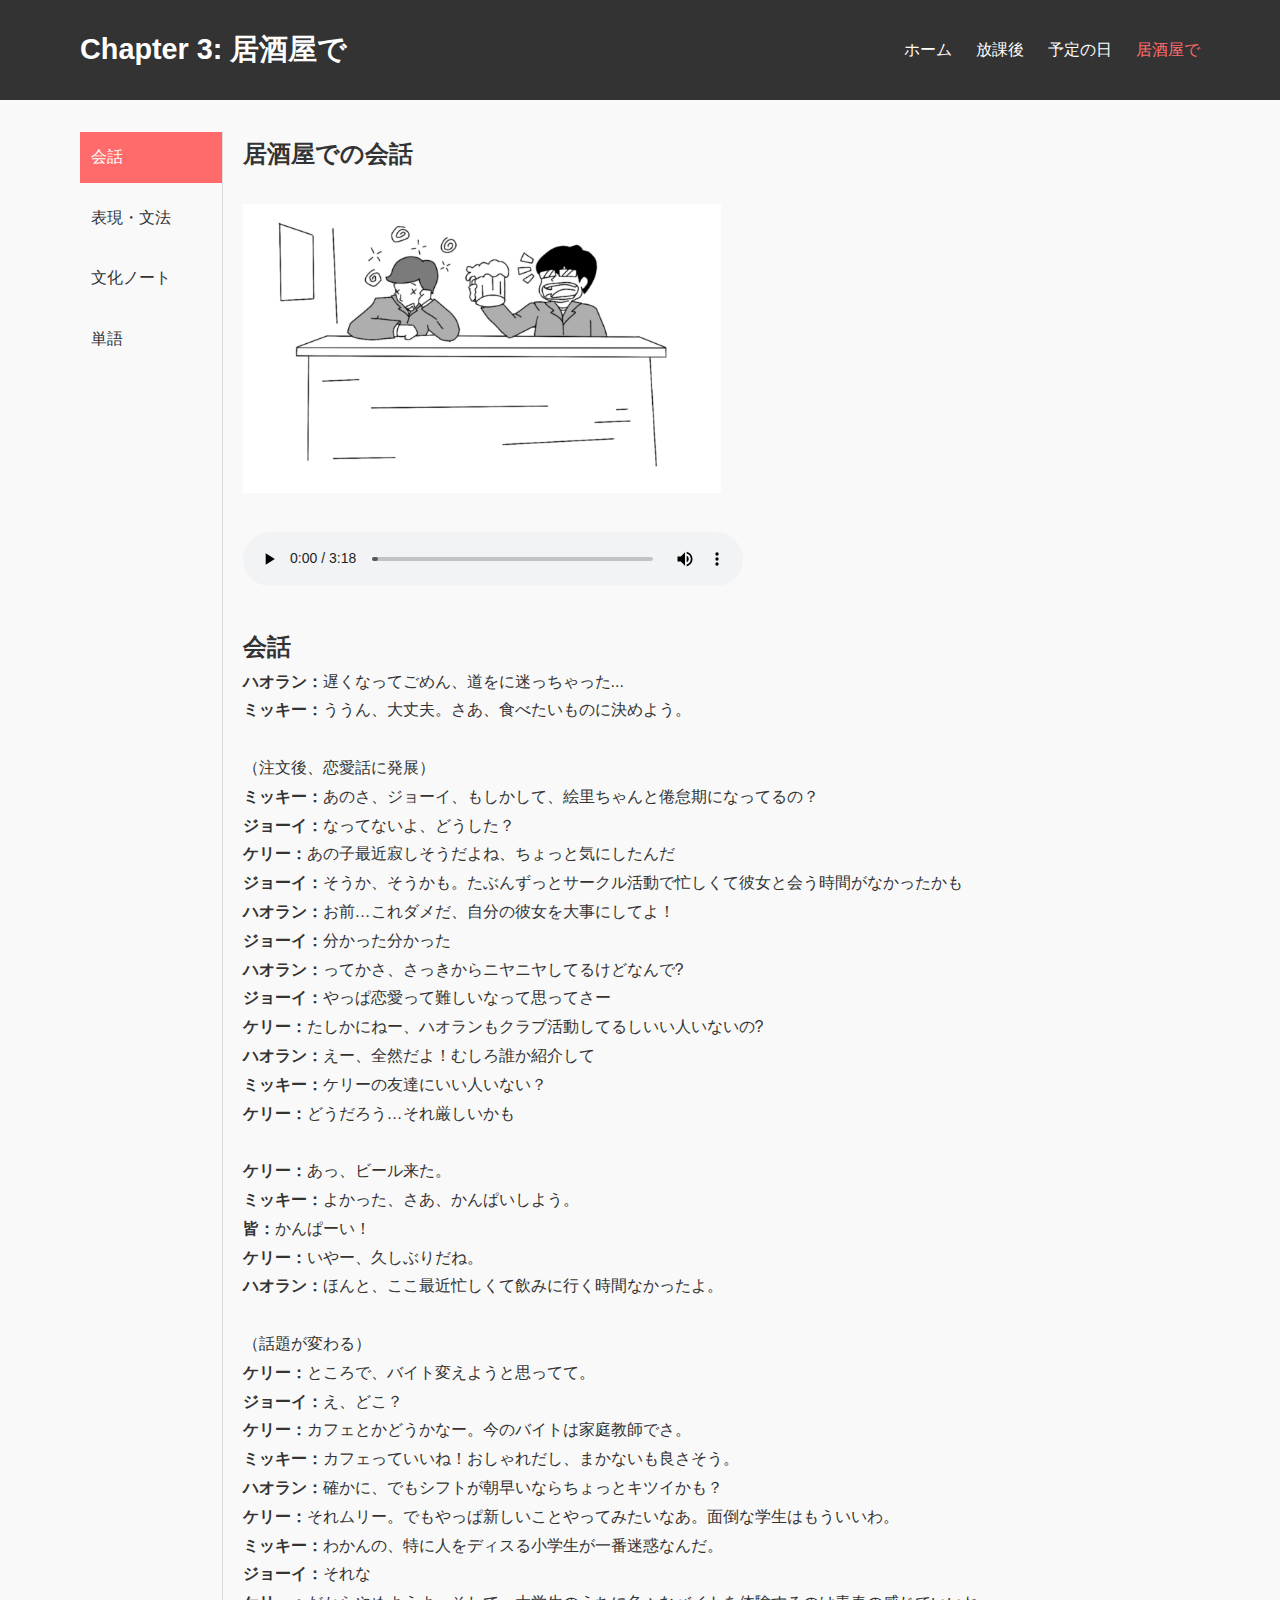
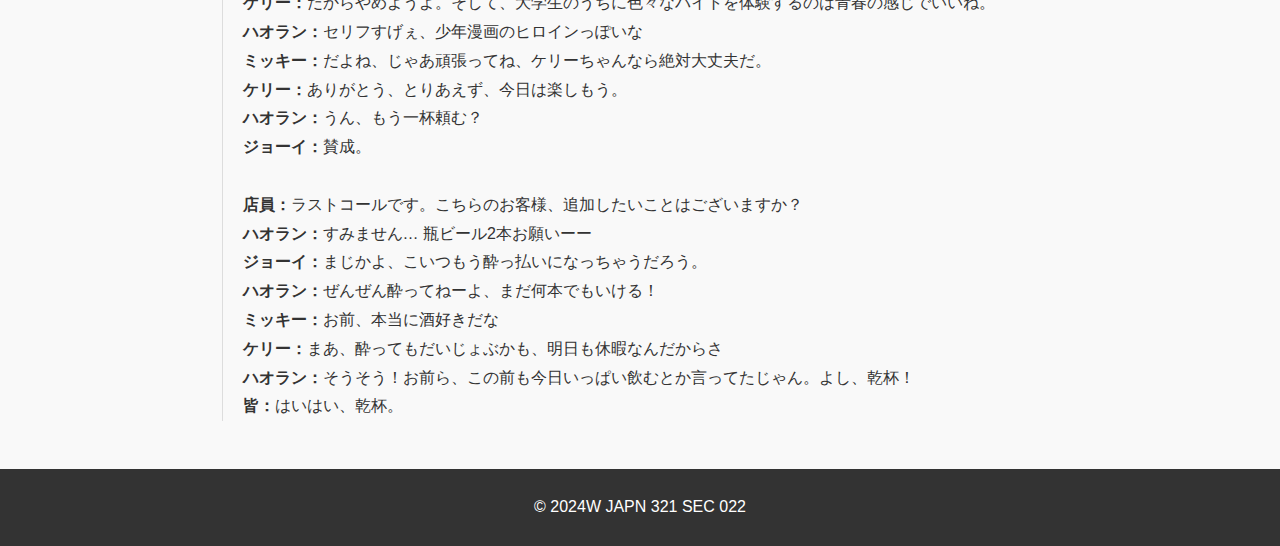
<file: chapter3.html>
<!DOCTYPE html>
<html lang="ja">
<head>
  <meta charset="UTF-8">
  <meta name="viewport" content="width=device-width, initial-scale=1.0">
  <title>Chapter 3: 居酒屋で - 会話</title>
  <link rel="stylesheet" href="style.css">
</head>
<body>
  <!-- Header -->
  <header>
    <div class="container">
      <h1>Chapter 3: 居酒屋で</h1>
      <nav>
        <ul>
          <li><a href="index.html">ホーム</a></li>
          <li><a href="chapter1.html">放課後</a></li>
          <li><a href="chapter2.html">予定の日</a></li>
          <li><a href="chapter3.html" class="active">居酒屋で</a></li>
        </ul>
      </nav>
    </div>
  </header>

  <!-- Content Wrapper -->
  <div class="container content-wrapper">
    <!-- Sidebar (Tab Menu) -->
    <div class="side-tabs">
      <ul>
        <li><a href="chapter3.html" class="active">会話</a></li>
        <li><a href="chapter3_grammar.html">表現・文法</a></li>
        <li><a href="chapter3_culture.html">文化ノート</a></li>
        <li><a href="chapter3_vocabulary.html">単語</a></li>
      </ul>
    </div>
    
    <!-- Main Content: Conversation Section -->
    <div class="main-content">
      <!-- Chapter Header Image -->
      <div class="chapter-header">
        <h2>居酒屋での会話</h2><br>
        <img src="images/chapter3.png" alt="居酒屋のimage" style="max-width: 50%; height: auto;">
      </div><br>
      
      <!-- Audio Recording -->
      <div class="audio-player">
        <audio controls>
          <source src="audio/chapter3.mp3" type="audio/mpeg">
          お使いのブラウザは音声をサポートしていません。
        </audio>
      </div><br>
      

      <section class="chapter-section" id="conversation">
        <h2>会話</h2>
        <p>
          <strong>ハオラン：</strong>遅くなってごめん、道をに迷っちゃった...<br>
          <strong>ミッキー：</strong>ううん、大丈夫。さあ、食べたいものに決めよう。<br><br>
          
          （注文後、恋愛話に発展）<br>
          <strong>ミッキー：</strong>あのさ、ジョーイ、もしかして、絵里ちゃんと倦怠期になってるの？<br>
          <strong>ジョーイ：</strong>なってないよ、どうした？<br>
          <strong>ケリー：</strong>あの子最近寂しそうだよね、ちょっと気にしたんだ<br>
          <strong>ジョーイ：</strong>そうか、そうかも。たぶんずっとサークル活動で忙しくて彼女と会う時間がなかったかも<br>
          <strong>ハオラン：</strong>お前…これダメだ、自分の彼女を大事にしてよ！<br>
          <strong>ジョーイ：</strong>分かった分かった<br>
          <strong>ハオラン：</strong>ってかさ、さっきからニヤニヤしてるけどなんで?<br>
          <strong>ジョーイ：</strong>やっぱ恋愛って難しいなって思ってさー<br>
          <strong>ケリー：</strong>たしかにねー、ハオランもクラブ活動してるしいい人いないの?<br>
          <strong>ハオラン：</strong>えー、全然だよ！むしろ誰か紹介して<br>
          <strong>ミッキー：</strong>ケリーの友達にいい人いない？<br>
          <strong>ケリー：</strong>どうだろう…それ厳しいかも<br><br>
          
          <strong>ケリー：</strong>あっ、ビール来た。<br>
          <strong>ミッキー：</strong>よかった、さあ、かんぱいしよう。<br>
          <strong>皆：</strong>かんぱーい！<br>
          <strong>ケリー：</strong>いやー、久しぶりだね。<br>
          <strong>ハオラン：</strong>ほんと、ここ最近忙しくて飲みに行く時間なかったよ。<br><br>
          
          （話題が変わる）<br>
          <strong>ケリー：</strong>ところで、バイト変えようと思ってて。<br>
          <strong>ジョーイ：</strong>え、どこ？<br>
          <strong>ケリー：</strong>カフェとかどうかなー。今のバイトは家庭教師でさ。<br>
          <strong>ミッキー：</strong>カフェっていいね！おしゃれだし、まかないも良さそう。<br>
          <strong>ハオラン：</strong>確かに、でもシフトが朝早いならちょっとキツイかも？<br>
          <strong>ケリー：</strong>それムリー。でもやっぱ新しいことやってみたいなあ。面倒な学生はもういいわ。<br>
          <strong>ミッキー：</strong>わかんの、特に人をディスる小学生が一番迷惑なんだ。<br>
          <strong>ジョーイ：</strong>それな<br>
          <strong>ケリー：</strong>だからやめようよ。そして、大学生のうちに色々なバイトを体験するのは青春の感じでいいね。<br>
          <strong>ハオラン：</strong>セリフすげぇ、少年漫画のヒロインっぽいな<br>
          <strong>ミッキー：</strong>だよね、じゃあ頑張ってね、ケリーちゃんなら絶対大丈夫だ。<br>
          <strong>ケリー：</strong>ありがとう、とりあえず、今日は楽しもう。<br>
          <strong>ハオラン：</strong>うん、もう一杯頼む？<br>
          <strong>ジョーイ：</strong>賛成。<br><br>
          
          <strong>店員：</strong>ラストコールです。こちらのお客様、追加したいことはございますか？<br>
          <strong>ハオラン：</strong>すみません… 瓶ビール2本お願いーー<br>
          <strong>ジョーイ：</strong>まじかよ、こいつもう酔っ払いになっちゃうだろう。<br>
          <strong>ハオラン：</strong>ぜんぜん酔ってねーよ、まだ何本でもいける！<br>
          <strong>ミッキー：</strong>お前、本当に酒好きだな<br>
          <strong>ケリー：</strong>まあ、酔ってもだいじょぶかも、明日も休暇なんだからさ<br>
          <strong>ハオラン：</strong>そうそう！お前ら、この前も今日いっぱい飲むとか言ってたじゃん。よし、乾杯！<br>
          <strong>皆：</strong>はいはい、乾杯。<br>
        </p>
        
        
      </section>
    </div>
  </div>
  
  <!-- Footer -->
  <footer>
    <div class="container">
      <p>&copy; 2024W JAPN 321 SEC 022</p>
    </div>
  </footer>
</body>
</html>
</file>
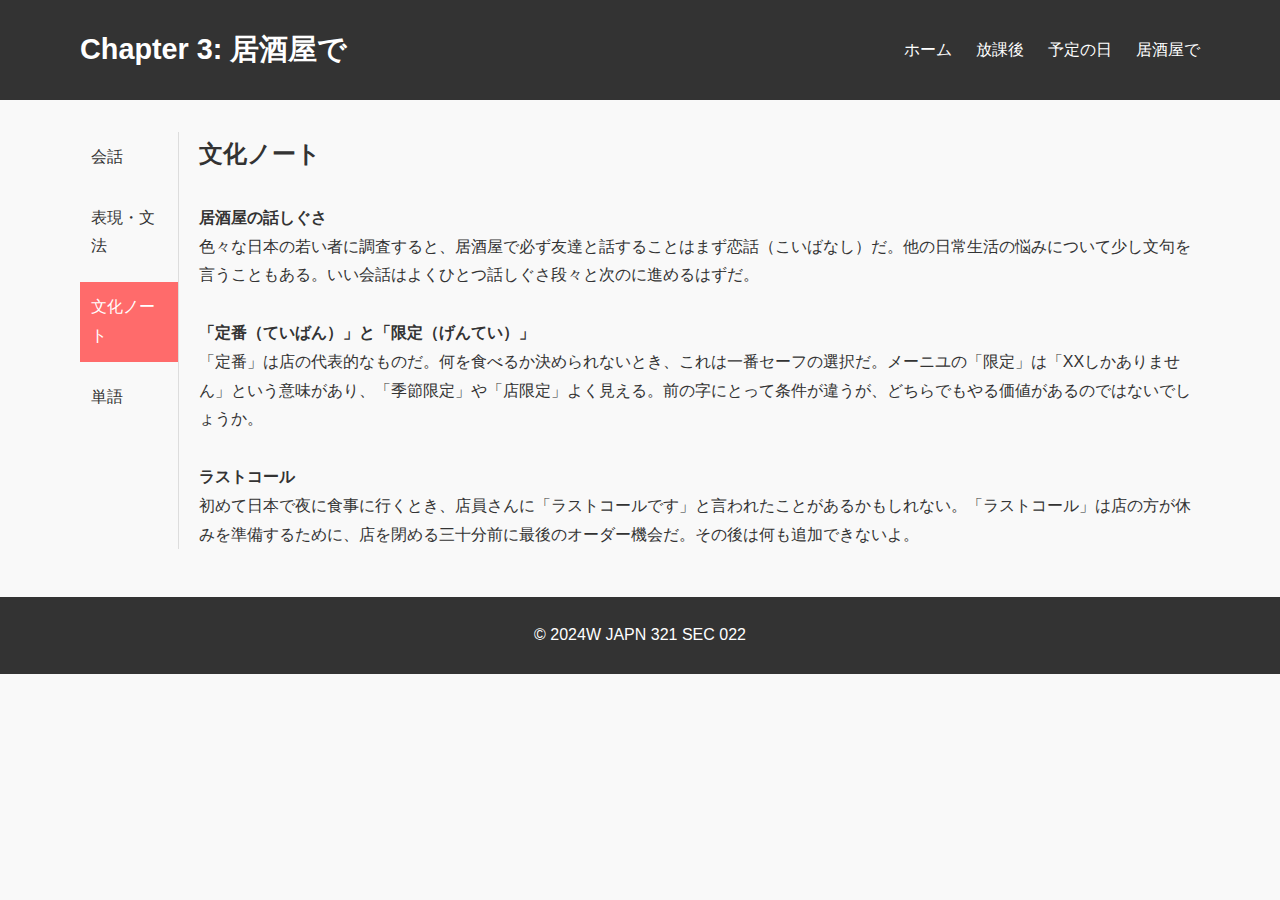
<file: chapter3_culture.html>
<!DOCTYPE html>
<html lang="ja">
<head>
  <meta charset="UTF-8">
  <meta name="viewport" content="width=device-width, initial-scale=1.0">
  <title>Chapter 3: 居酒屋で - 文化ノート</title>
  <link rel="stylesheet" href="style.css">
</head>
<body>
  <!-- Header -->
  <header>
    <div class="container">
      <h1>Chapter 3: 居酒屋で</h1>
      <nav>
        <ul>
          <li><a href="index.html">ホーム</a></li>
          <li><a href="chapter1.html">放課後</a></li>
          <li><a href="chapter2.html">予定の日</a></li>
          <li><a href="chapter3.html">居酒屋で</a></li>
        </ul>
      </nav>
    </div>
  </header>
  
  <!-- Content Wrapper -->
  <div class="container content-wrapper">
    <!-- Sidebar (Tab Menu) -->
    <div class="side-tabs">
      <ul>
        <li><a href="chapter3.html">会話</a></li>
        <li><a href="chapter3_grammar.html">表現・文法</a></li>
        <li><a href="chapter3_culture.html" class="active">文化ノート</a></li>
        <li><a href="chapter3_vocabulary.html">単語</a></li>
      </ul>
    </div>
    
    <!-- Main Content: Culture Note Section -->
    <div class="main-content">
      <section class="chapter-section" id="culture">
        <h2>文化ノート</h2><br>
        <p>
          <strong>居酒屋の話しぐさ</strong><br>
          色々な日本の若い者に調査すると、居酒屋で必ず友達と話することはまず恋話（こいばなし）だ。他の日常生活の悩みについて少し文句を言うこともある。いい会話はよくひとつ話しぐさ段々と次のに進めるはずだ。
          <br><br>
          <strong>「定番（ていばん）」と「限定（げんてい）」</strong><br>
          「定番」は店の代表的なものだ。何を食べるか決められないとき、これは一番セーフの選択だ。メーニユの「限定」は「XXしかありません」という意味があり、「季節限定」や「店限定」よく見える。前の字にとって条件が違うが、どちらでもやる価値があるのではないでしょうか。
          <br><br>
          <strong>ラストコール</strong><br>
          初めて日本で夜に食事に行くとき、店員さんに「ラストコールです」と言われたことがあるかもしれない。「ラストコール」は店の方が休みを準備するために、店を閉める三十分前に最後のオーダー機会だ。その後は何も追加できないよ。

        </p>
      </section>
    </div>
  </div>
  
  <!-- Footer -->
  <footer>
    <div class="container">
      <p>&copy; 2024W JAPN 321 SEC 022</p>
    </div>
  </footer>
</body>
</html>
</file>
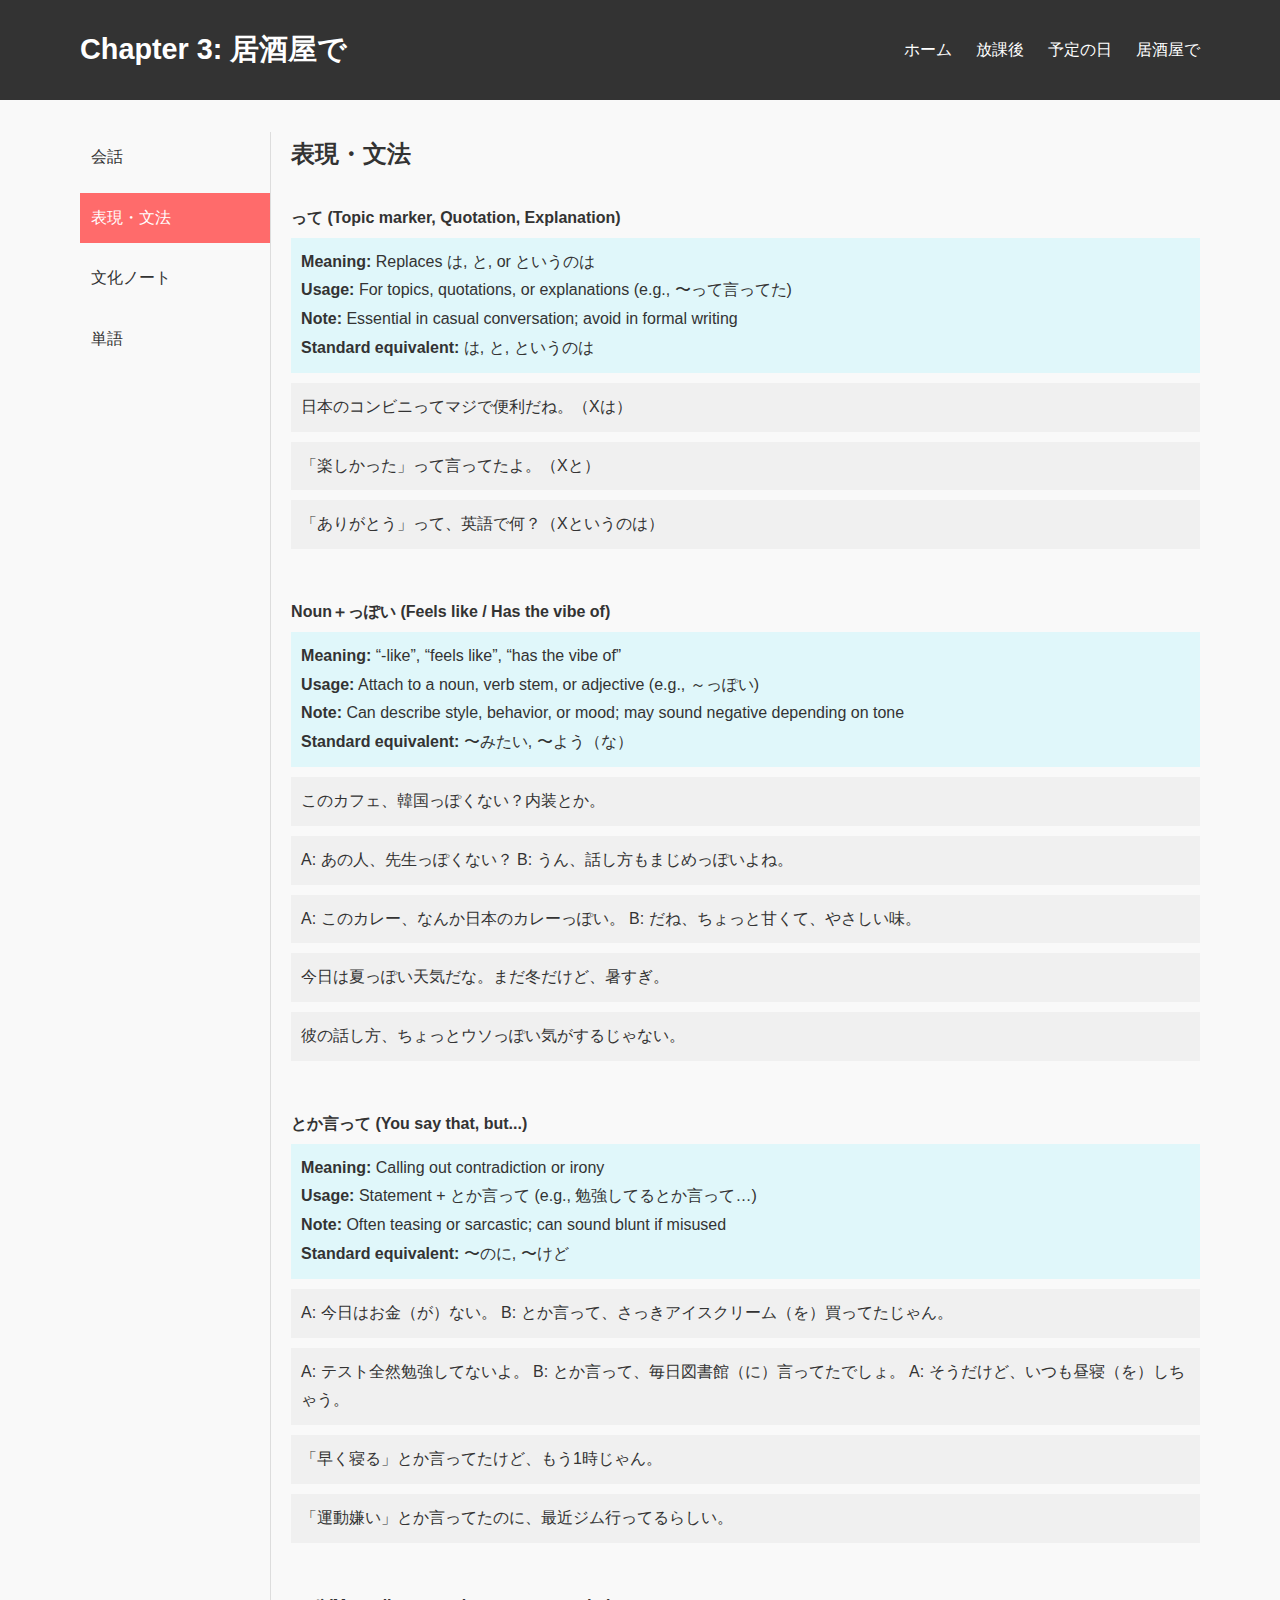
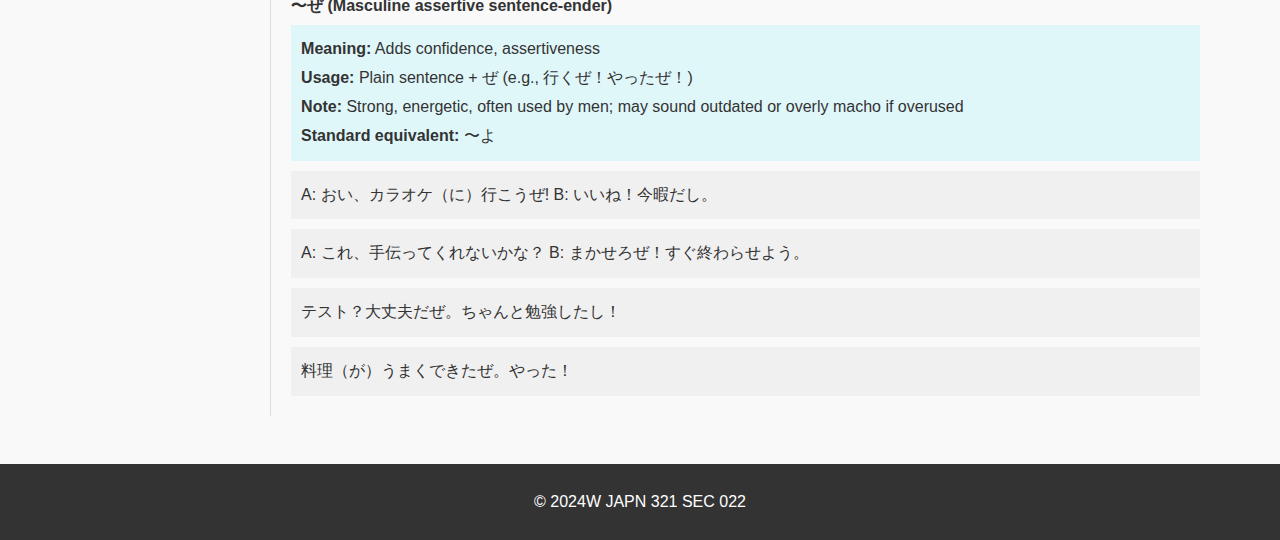
<file: chapter3_grammar.html>
<!DOCTYPE html>
<html lang="ja">
<head>
  <meta charset="UTF-8">
  <meta name="viewport" content="width=device-width, initial-scale=1.0">
  <title>Chapter 3: 居酒屋で - 表現・文法</title>
  <link rel="stylesheet" href="style.css">
</head>
<body>
  <!-- Header -->
  <header>
    <div class="container">
      <h1>Chapter 3: 居酒屋で</h1>
      <nav>
        <ul>
          <li><a href="index.html">ホーム</a></li>
          <li><a href="chapter1.html">放課後</a></li>
          <li><a href="chapter2.html">予定の日</a></li>
          <li><a href="chapter3.html">居酒屋で</a></li>
        </ul>
      </nav>
    </div>
  </header>
  
  <!-- Content Wrapper -->
  <div class="container content-wrapper">
    <!-- Sidebar (Tab Menu) -->
    <div class="side-tabs">
      <ul>
        <li><a href="chapter3.html">会話</a></li>
        <li><a href="chapter3_grammar.html" class="active">表現・文法</a></li>
        <li><a href="chapter3_culture.html">文化ノート</a></li>
        <li><a href="chapter3_vocabulary.html">単語</a></li>
      </ul>
    </div>
    
    <!-- Main Content: Grammar Section -->
    <div class="main-content">
      <section class="chapter-section" id="grammar">
        <h2>表現・文法</h2><br>
        
        <dl class="grammar">
          
          <!-- 9. って -->
          <div class="grammar-block">
            <dt><strong>って (Topic marker, Quotation, Explanation)</strong></dt>
            <dd class="eng-exp">
              <p><strong>Meaning:</strong> Replaces は, と, or というのは</p>
              <p><strong>Usage:</strong> For topics, quotations, or explanations (e.g., 〜って言ってた)</p>
              <p><strong>Note:</strong> Essential in casual conversation; avoid in formal writing</p>
              <p><strong>Standard equivalent:</strong> は, と, というのは</p>
            </dd>
            <dd class="example">
              日本のコンビニってマジで便利だね。（Xは）
            </dd>
            <dd class="example">
              「楽しかった」って言ってたよ。（Xと）
            </dd>
            <dd class="example">
              「ありがとう」って、英語で何？（Xというのは）
            </dd>
          </div><br>
          <!-- 10. Noun＋っぽい -->
          <div class="grammar-block">
            <dt><strong>Noun＋っぽい (Feels like / Has the vibe of)</strong></dt>
            <dd class="eng-exp">
              <p><strong>Meaning:</strong> “-like”, “feels like”, “has the vibe of”</p>
              <p><strong>Usage:</strong> Attach to a noun, verb stem, or adjective (e.g., ～っぽい)</p>
              <p><strong>Note:</strong> Can describe style, behavior, or mood; may sound negative depending on tone</p>
              <p><strong>Standard equivalent:</strong> 〜みたい, 〜よう（な）</p>
            </dd>
            <dd class="example">
              このカフェ、韓国っぽくない？内装とか。
            </dd>
            <dd class="example">
              A: あの人、先生っぽくない？
              B: うん、話し方もまじめっぽいよね。
            </dd>
            <dd class="example">
              A: このカレー、なんか日本のカレーっぽい。
              B: だね、ちょっと甘くて、やさしい味。
            </dd>
            <dd class="example">
              今日は夏っぽい天気だな。まだ冬だけど、暑すぎ。
            </dd>
            <dd class="example">
              彼の話し方、ちょっとウソっぽい気がするじゃない。
            </dd>
          </div><br>
          <!-- 11. とか言って -->
          <div class="grammar-block">
            <dt><strong>とか言って (You say that, but...)</strong></dt>
            <dd class="eng-exp">
              <p><strong>Meaning:</strong> Calling out contradiction or irony</p>
              <p><strong>Usage:</strong> Statement + とか言って (e.g., 勉強してるとか言って…)</p>
              <p><strong>Note:</strong> Often teasing or sarcastic; can sound blunt if misused</p>
              <p><strong>Standard equivalent:</strong> 〜のに, 〜けど</p>
            </dd>
            <dd class="example">
              A: 今日はお金（が）ない。
              B: とか言って、さっきアイスクリーム（を）買ってたじゃん。
            </dd>
            <dd class="example">
              A: テスト全然勉強してないよ。
              B: とか言って、毎日図書館（に）言ってたでしょ。
              A: そうだけど、いつも昼寝（を）しちゃう。
            </dd>
            <dd class="example">
              「早く寝る」とか言ってたけど、もう1時じゃん。
            </dd>
            <dd class="example">
              「運動嫌い」とか言ってたのに、最近ジム行ってるらしい。
            </dd>
          </div><br>
          <!-- 12. 〜ぜ -->
          <div class="grammar-block">
            <dt><strong>〜ぜ (Masculine assertive sentence-ender)</strong></dt>
            <dd class="eng-exp">
              <p><strong>Meaning:</strong> Adds confidence, assertiveness</p>
              <p><strong>Usage:</strong> Plain sentence + ぜ (e.g., 行くぜ！やったぜ！)</p>
              <p><strong>Note:</strong> Strong, energetic, often used by men; may sound outdated or overly macho if overused</p>
              <p><strong>Standard equivalent:</strong> 〜よ</p>
            </dd>
            <dd class="example">
              A: おい、カラオケ（に）行こうぜ! 
              B: いいね！今暇だし。
            </dd>
            <dd class="example">
              A: これ、手伝ってくれないかな？
              B: まかせろぜ！すぐ終わらせよう。
       
            </dd>
            <dd class="example">
              テスト？大丈夫だぜ。ちゃんと勉強したし！
            </dd>
            <dd class="example">
              料理（が）うまくできたぜ。やった！
            </dd>
          </div>
        </dl>
      </section>
    </div>
  </div>
  
  <!-- Footer -->
  <footer>
    <div class="container">
      <p>&copy; 2024W JAPN 321 SEC 022</p>
    </div>
  </footer>
</body>
</html>
</file>
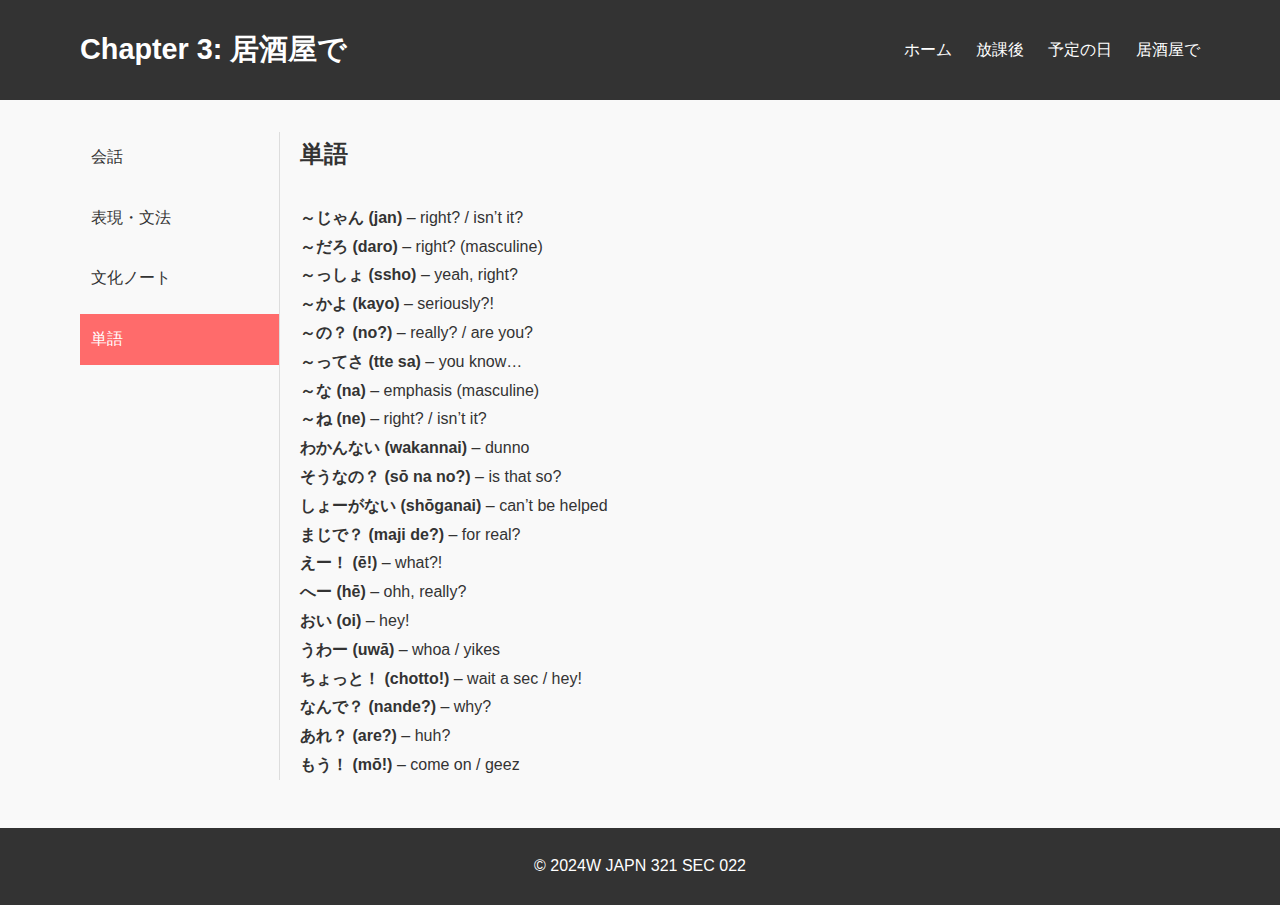
<file: chapter3_vocabulary.html>
<!DOCTYPE html>
<html lang="ja">
<head>
  <meta charset="UTF-8">
  <meta name="viewport" content="width=device-width, initial-scale=1.0">
  <title>Chapter 3: 居酒屋で - 単語</title>
  <link rel="stylesheet" href="style.css">
</head>
<body>
  <!-- Header -->
  <header>
    <div class="container">
      <h1>Chapter 3: 居酒屋で</h1>
      <nav>
        <ul>
          <li><a href="index.html">ホーム</a></li>
          <li><a href="chapter1.html">放課後</a></li>
          <li><a href="chapter2.html">予定の日</a></li>
          <li><a href="chapter3.html">居酒屋で</a></li>
        </ul>
      </nav>
    </div>
  </header>
  
  <!-- Content Wrapper -->
  <div class="container content-wrapper">
    <!-- Sidebar (Tab Menu) -->
    <div class="side-tabs">
      <ul>
        <li><a href="chapter3.html">会話</a></li>
        <li><a href="chapter3_grammar.html">表現・文法</a></li>
        <li><a href="chapter3_culture.html">文化ノート</a></li>
        <li><a href="chapter3_vocabulary.html" class="active">単語</a></li>
      </ul>
    </div>
    
    <!-- Main Content: Vocabulary Section -->
    <div class="main-content">
      <section class="chapter-section" id="vocabulary">
        <h2>単語</h2><br>
        <ul style="list-style: none; padding-left: 0;">
          <li><strong>～じゃん (jan)</strong> – right? / isn’t it?</li>
          <li><strong>～だろ (daro)</strong> – right? (masculine)</li>
          <li><strong>～っしょ (ssho)</strong> – yeah, right?</li>
          <li><strong>～かよ (kayo)</strong> – seriously?!</li>
          <li><strong>～の？ (no?)</strong> – really? / are you?</li>
          <li><strong>～ってさ (tte sa)</strong> – you know…</li>
          <li><strong>～な (na)</strong> – emphasis (masculine)</li>
          <li><strong>～ね (ne)</strong> – right? / isn’t it?</li>
          <li><strong>わかんない (wakannai)</strong> – dunno</li>
          <li><strong>そうなの？ (sō na no?)</strong> – is that so?</li>
          <li><strong>しょーがない (shōganai)</strong> – can’t be helped</li>
          <li><strong>まじで？ (maji de?)</strong> – for real?</li>
          <li><strong>えー！ (ē!)</strong> – what?!</li>
          <li><strong>へー (hē)</strong> – ohh, really?</li>
          <li><strong>おい (oi)</strong> – hey!</li>
          <li><strong>うわー (uwā)</strong> – whoa / yikes</li>
          <li><strong>ちょっと！ (chotto!)</strong> – wait a sec / hey!</li>
          <li><strong>なんで？ (nande?)</strong> – why?</li>
          <li><strong>あれ？ (are?)</strong> – huh?</li>
          <li><strong>もう！ (mō!)</strong> – come on / geez</li>
        </ul>
      </section>
    </div>
  </div>
  
  <!-- Footer -->
  <footer>
    <div class="container">
      <p>&copy; 2024W JAPN 321 SEC 022</p>
    </div>
  </footer>
</body>
</html>
</file>
<file: style.css>
/* Basic Reset */
* {
    margin: 0;
    padding: 0;
    box-sizing: border-box;
  }
  
  /* Body & Container */
  body {
    font-family: 'Noto Sans JP', sans-serif;
    line-height: 1.8;
    background: #f9f9f9;
    color: #333;
  }
  
  .container {
    width: 90%;
    max-width: 1200px;
    margin: 0 auto;
    padding: 0 1rem;
  }
  
  /* Header */
  header {
    background: #333;
    color: #fff;
    padding: 1.5rem 0;
    margin-bottom: 2rem;
  }
  
  header .container {
    display: flex;
    justify-content: space-between;
    align-items: center;
  }
  
  header h1 {
    font-size: 1.8rem;
  }
  
  header nav ul {
    list-style: none;
    display: flex;
  }
  
  header nav ul li {
    margin-left: 1.5rem;
  }
  
  header nav ul li a {
    color: #fff;
    text-decoration: none;
    transition: color 0.3s;
  }
  
  header nav ul li a:hover,
  header nav ul li a.active {
    color: #ff6b6b;
  }
  
  /* Hero Section (Home Page) */
  .hero {
    background: linear-gradient(135deg, #FFDEE9 0%, #B5FFFC 100%);
    text-align: center;
    padding: 4rem 1rem;
    margin-bottom: 3rem;
  }
  
  .hero .hero-content {
    max-width: 800px;
    margin: 0 auto;
  }
  
  .hero h2 {
    font-size: 2.5rem;
    margin-bottom: 1rem;
  }
  
  .hero p {
    font-size: 1.2rem;
    margin-bottom: 1.5rem;
  }
  
  .btn {
    background: #ff6b6b;
    color: #fff;
    padding: 0.8rem 1.5rem;
    text-decoration: none;
    border-radius: 4px;
    transition: background 0.3s;
  }
  
  /* Chapters Section (Home Page) */
  .chapters {
    background: #fff;
    padding: 3rem 0;
    margin-bottom: 3rem;
  }
  
  .chapters h2 {
    text-align: center;
    margin-bottom: 2rem;
    font-size: 2rem;
  }
  
  .card-container {
    display: flex;
    flex-wrap: wrap;
    gap: 2rem;
    justify-content: center;
  }
  
  .card {
    background: #f1f1f1;
    padding: 2rem;
    border-radius: 8px;
    flex: 1 1 300px;
    max-width: 300px;
    text-align: center;
    transition: transform 0.3s;
  }
  
  .card:hover {
    transform: translateY(-5px);
  }
  
  .card h3 {
    margin-bottom: 1rem;
    font-size: 1.4rem;
  }
  
  .card p {
    margin-bottom: 1.5rem;
    font-size: 1rem;
  }
  
  .card a {
    text-decoration: none;
    color: #ff6b6b;
    font-weight: bold;
  }
  
  /* Content Wrapper: Sidebar and Main Content */
  .content-wrapper {
    display: flex;
    margin-top: 2rem;
  }
  
  .side-tabs {
    width: 200px;
    border-right: 1px solid #ddd;
    margin-right: 20px;
  }
  
  .side-tabs ul {
    list-style: none;
    padding: 0;
  }
  
  .side-tabs ul li {
    margin-bottom: 10px;
  }
  
  .side-tabs ul li a {
    display: block;
    padding: 10px;
    text-decoration: none;
    color: #333;
    border: 1px solid transparent;
    transition: background 0.3s, border 0.3s;
  }
  
  .side-tabs ul li a.active {
    background-color: #ff6b6b;
    color: #fff;
    border-color: #ff6b6b;
  }
  
  .main-content {
    flex-grow: 1;
  }
  
  /* Footer */
  footer {
    background: #333;
    color: #fff;
    text-align: center;
    padding: 1.5rem 0;
    margin-top: 3rem;
  }
  
  /* Audio Player */
  .audio-player audio {
    width: 100%;
    max-width: 500px;
  }
  
  /* Grammar Section Styles */
.grammar dt {
  font-weight: bold;
  margin-bottom: 5px;
}

.grammar dd {
  margin-bottom: 10px;
  padding: 10px;
}

/* English Explanation Block */
.eng-exp {
  background-color: #e0f7fa; /* light blue background */
}

/* Example Block */
.example {
  background-color: #f0f0f0; /* light grey background */
}

/* To add space between separate grammar points, you can wrap each point in a container */
.grammar-block {
  margin-bottom: 20px;
}
</file>
